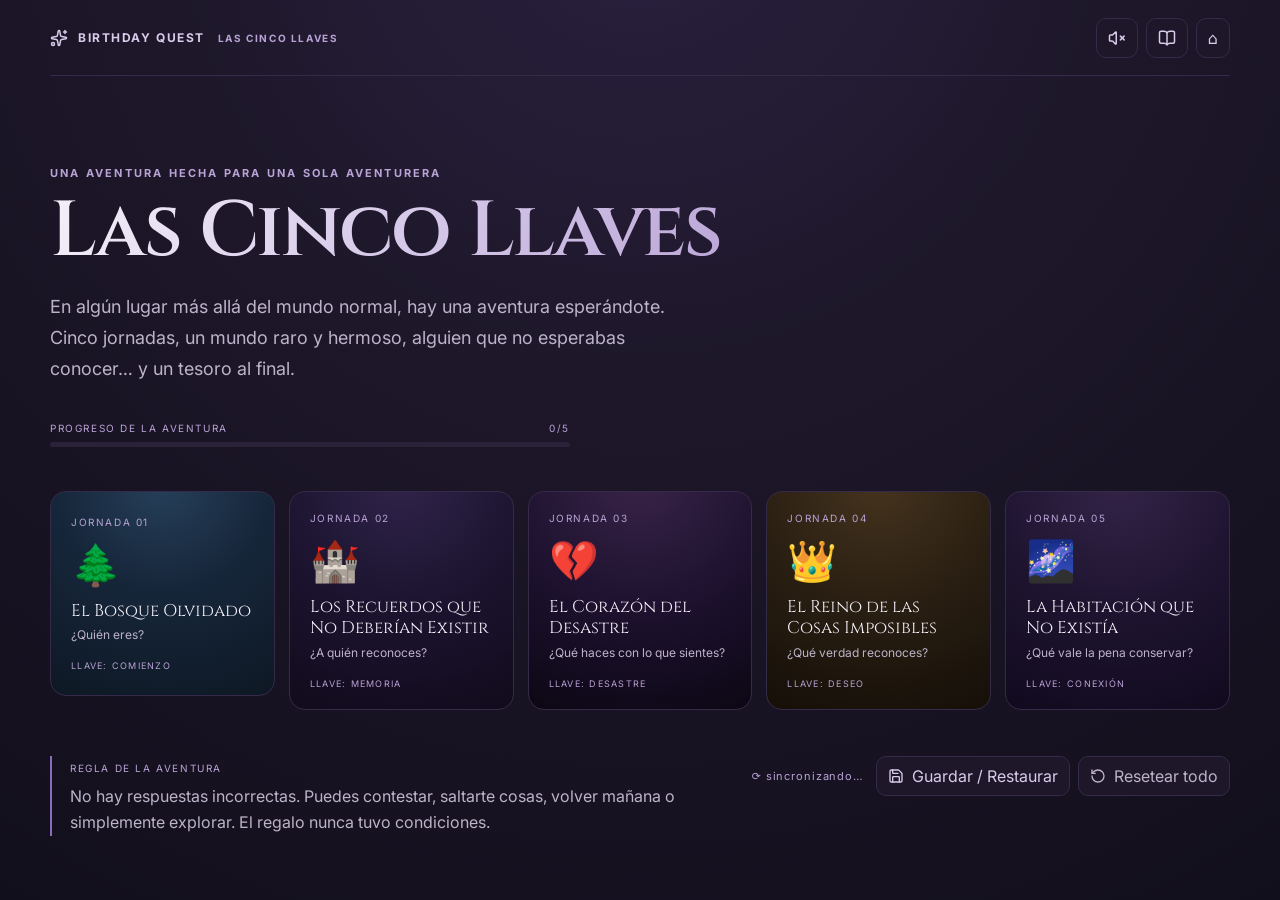
<file: index.html>
<!doctype html>
<html lang="en">
  <head>
    <meta charset="UTF-8" />
    <meta name="viewport" content="width=device-width, initial-scale=1.0" />
    <meta name="theme-color" content="#090b12" />
    <title>Birthday Quest — The Seven Keys</title>
    <script type="module" crossorigin src="./assets/index-DlwfXxGL.js"></script>
    <link rel="stylesheet" crossorigin href="./assets/index-C--IbqFR.css">
  </head>
  <body>
    <div id="root"></div>
  </body>
</html>
</file>
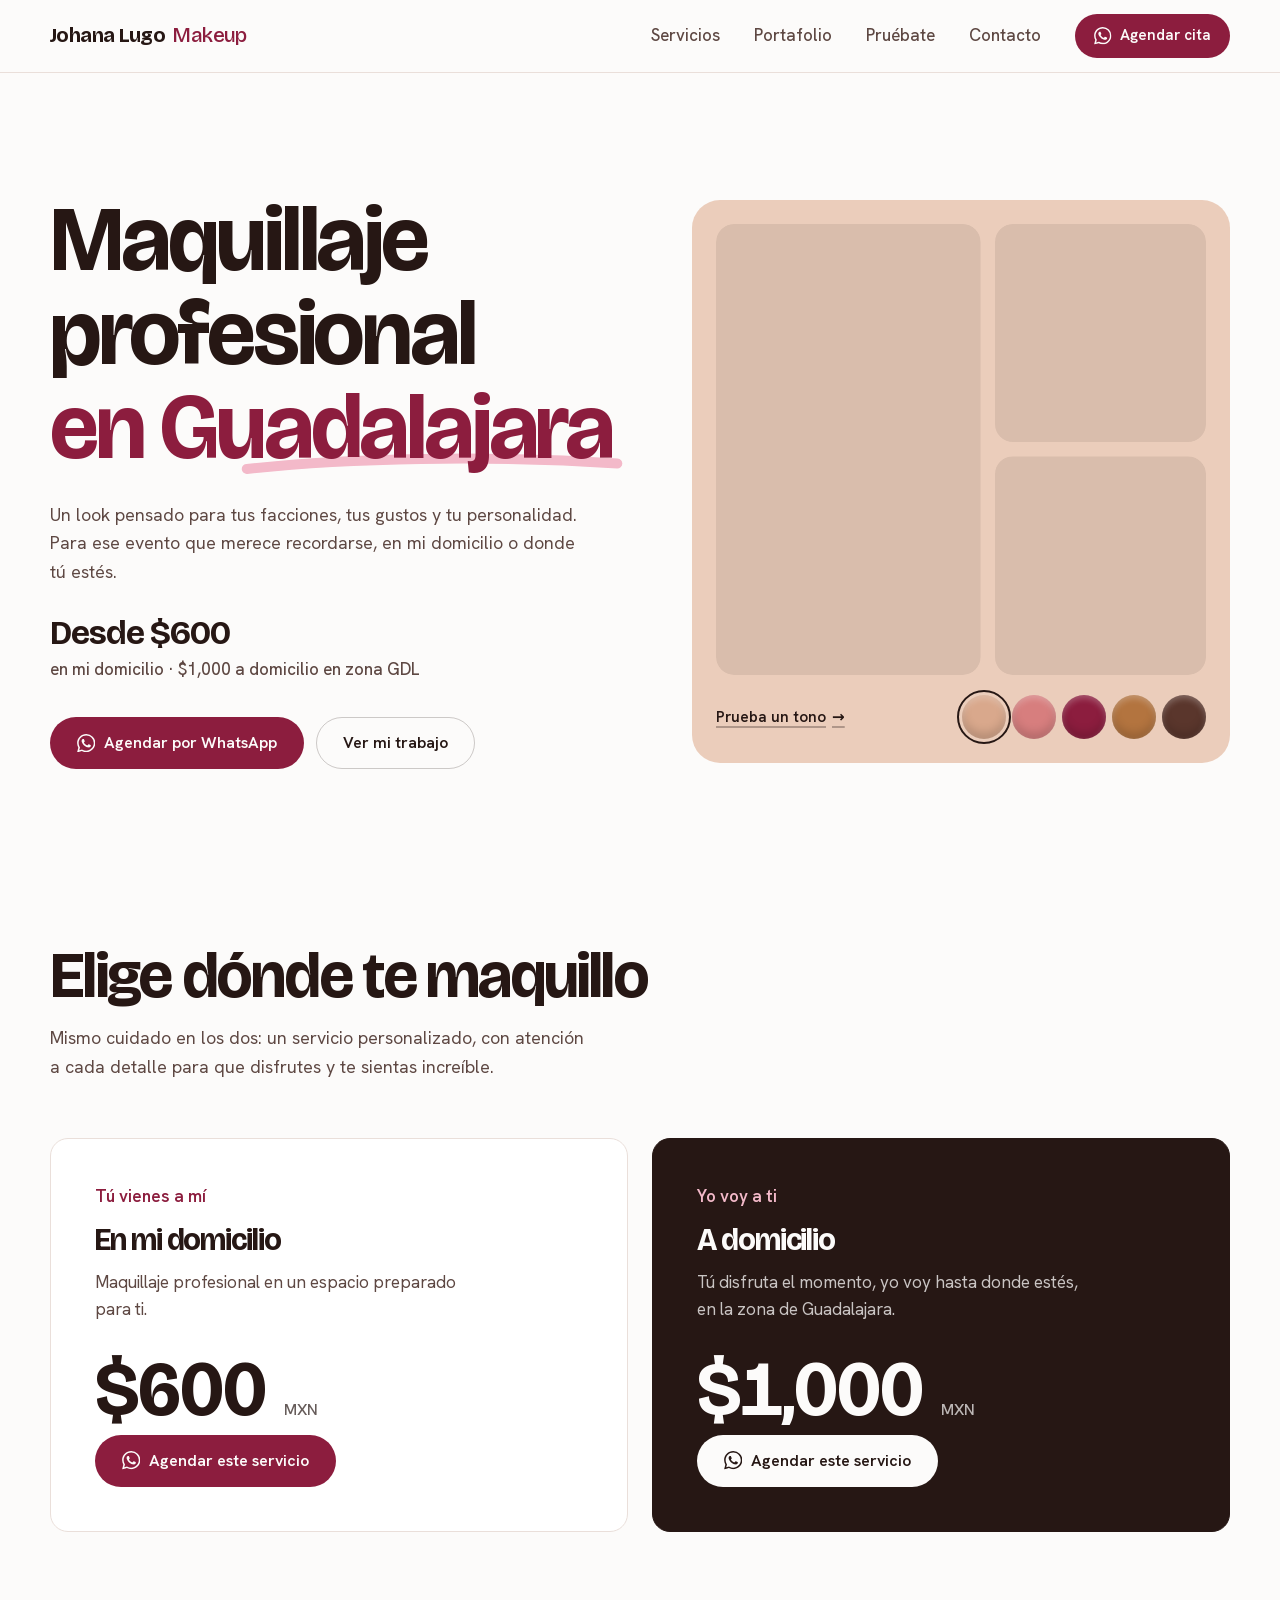
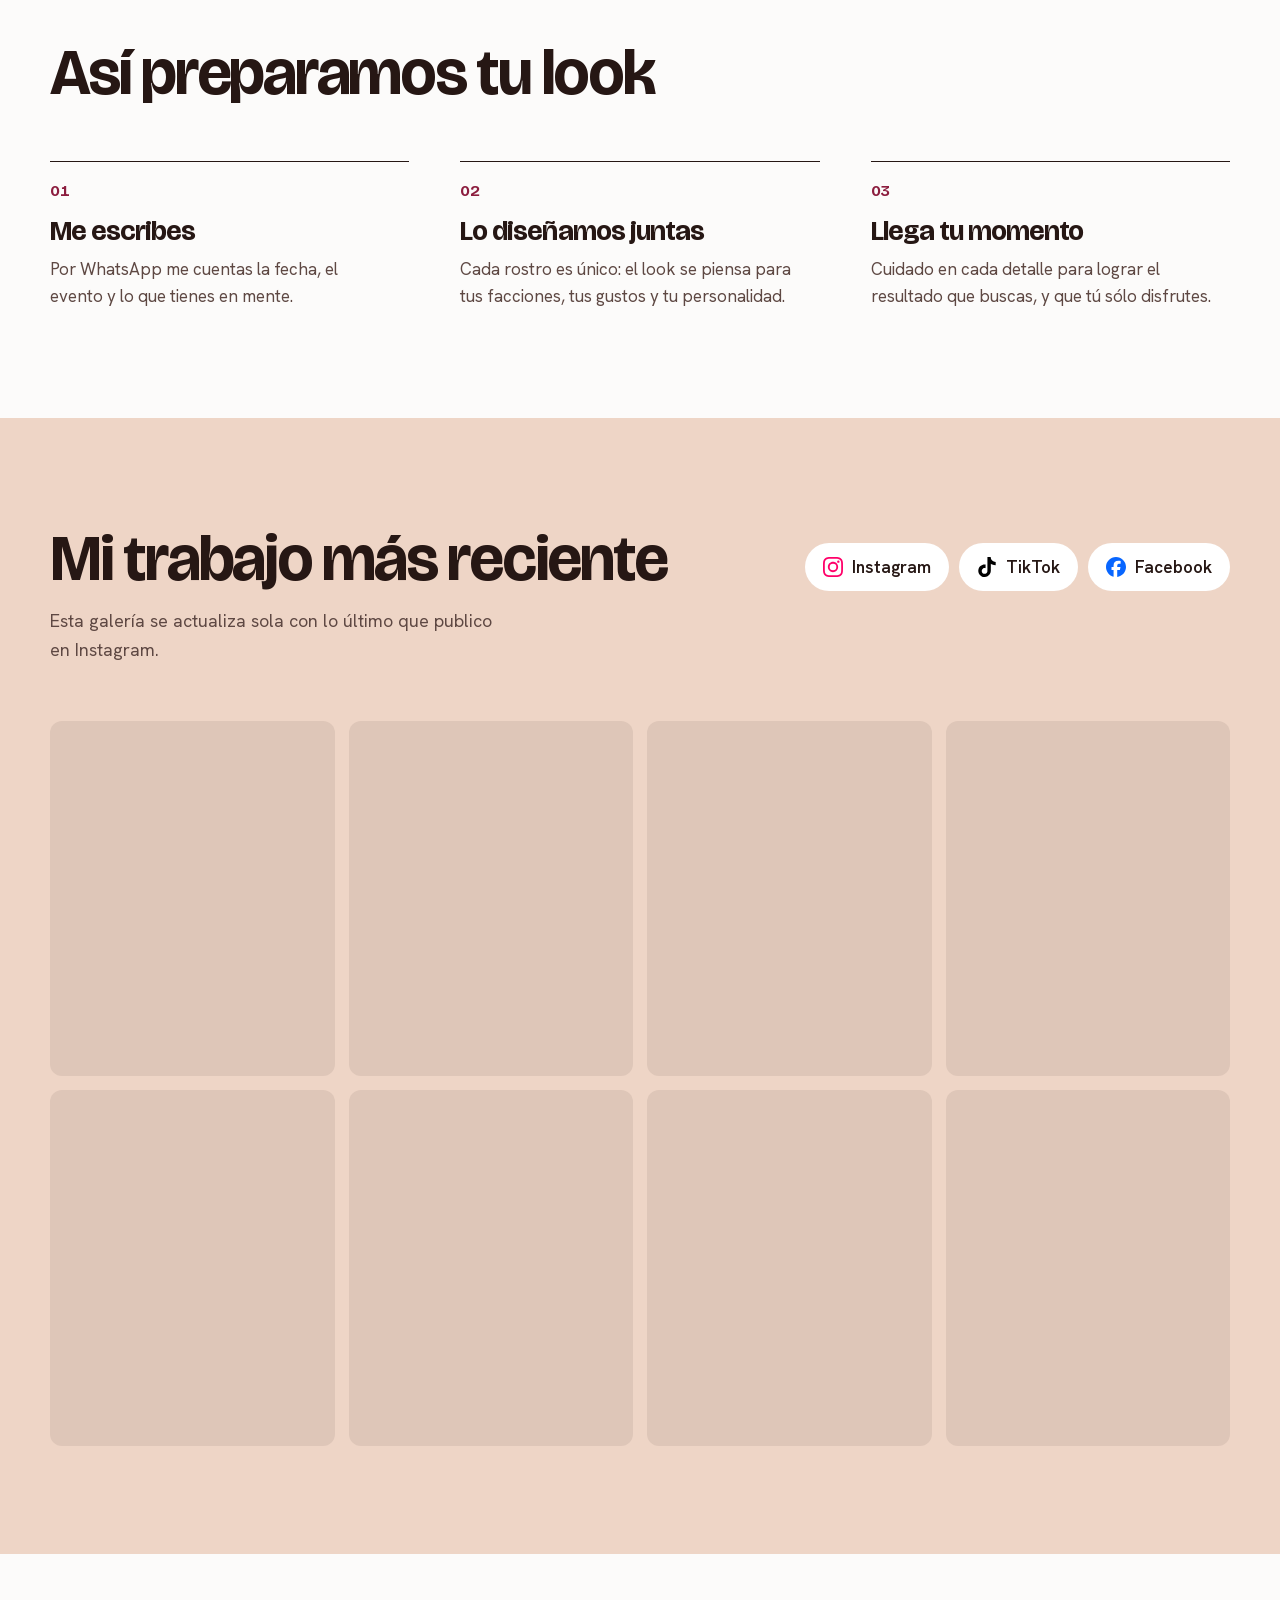
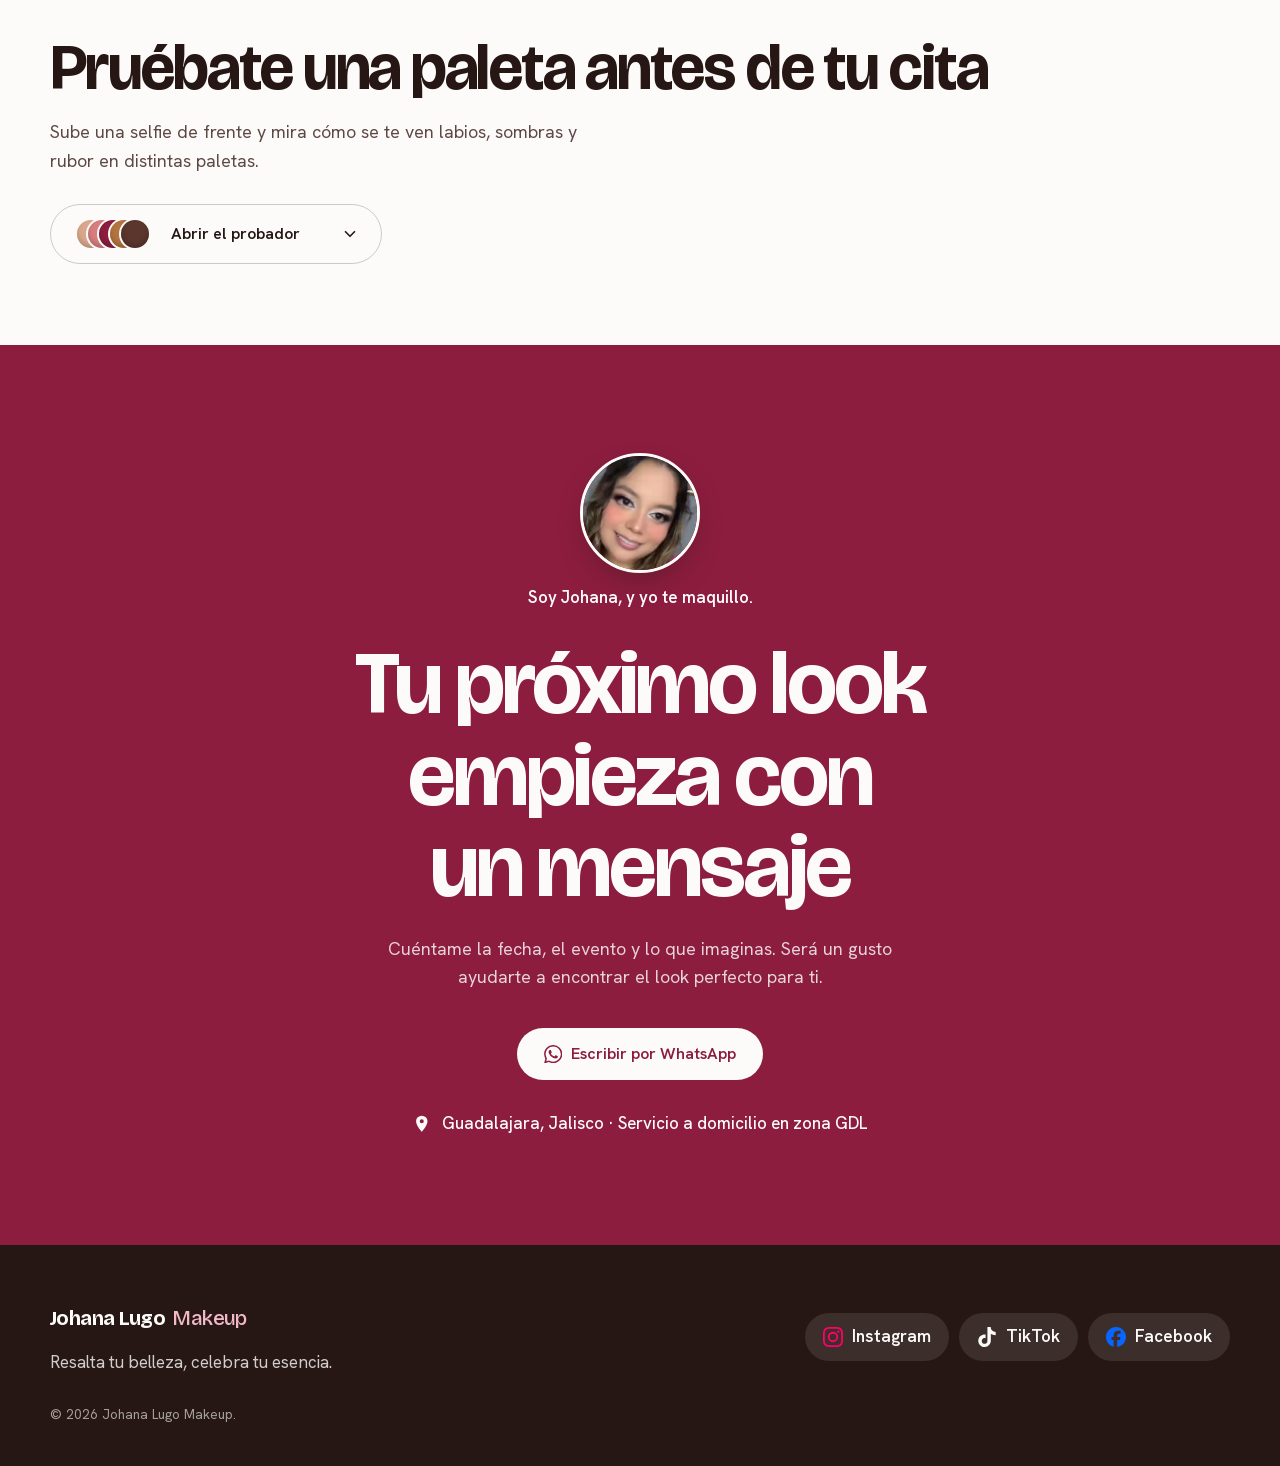
<file: maquillaje/index.html>
<!DOCTYPE html>
<html lang="es-MX">
<head>
  <meta charset="UTF-8">
  <meta name="viewport" content="width=device-width, initial-scale=1, viewport-fit=cover">
  <title>Johana Lugo Makeup · Maquillaje profesional en Guadalajara</title>
  <meta name="description" content="Maquillaje profesional en Guadalajara para tus eventos especiales. $600 en mi domicilio o $1,000 a domicilio en zona GDL. Agenda por WhatsApp.">
  <meta name="theme-color" content="#FCFBFA">
  <meta name="color-scheme" content="light">

  <!-- Compartir (WhatsApp, Facebook, Instagram) -->
  <meta property="og:type" content="website">
  <meta property="og:locale" content="es_MX">
  <meta property="og:title" content="Johana Lugo Makeup · Maquillaje profesional en Guadalajara">
  <meta property="og:description" content="Un look pensado para ti. $600 en mi domicilio o $1,000 a domicilio en zona GDL.">
  <meta property="og:image" content="share.jpg">
  <meta name="twitter:card" content="summary_large_image">

  <link rel="icon" href="data:image/svg+xml,%3Csvg xmlns='http://www.w3.org/2000/svg' viewBox='0 0 64 64'%3E%3Crect width='64' height='64' rx='16' fill='%238C1D3E'/%3E%3Ctext x='50%25' y='54%25' dominant-baseline='middle' text-anchor='middle' font-family='Georgia,serif' font-size='40' fill='%23FCFBFA'%3EJ%3C/text%3E%3C/svg%3E">

  <link rel="preload" href="fonts/bricolage-grotesque.woff2" as="font" type="font/woff2" crossorigin>
  <link rel="preload" href="fonts/hanken-grotesk.woff2" as="font" type="font/woff2" crossorigin>
  <link rel="preconnect" href="https://cdn.fouita.com" crossorigin>
  <link rel="preconnect" href="https://imgin.fouita.com" crossorigin>

  <style>
    /* ----------------------------------------------------------------
       Fuentes alojadas en el propio sitio (OFL). Sólo el subconjunto
       latino: cubre acentos, ñ, ¿ y ¡.
       ---------------------------------------------------------------- */
    @font-face {
      font-family: "Bricolage Grotesque";
      src: url("fonts/bricolage-grotesque.woff2") format("woff2");
      font-weight: 400 800; font-stretch: 75% 100%; font-display: swap;
      unicode-range: U+0000-00FF, U+0131, U+0152-0153, U+02BB-02BC, U+02C6, U+02DA, U+02DC, U+0304, U+0308, U+0329, U+2000-206F, U+20AC, U+2122, U+2191, U+2193, U+2212, U+2215, U+FEFF, U+FFFD;
    }
    @font-face {
      font-family: "Hanken Grotesk";
      src: url("fonts/hanken-grotesk.woff2") format("woff2");
      font-weight: 400 700; font-display: swap;
      unicode-range: U+0000-00FF, U+0131, U+0152-0153, U+02BB-02BC, U+02C6, U+02DA, U+02DC, U+0304, U+0308, U+0329, U+2000-206F, U+20AC, U+2122, U+2191, U+2193, U+2212, U+2215, U+FEFF, U+FFFD;
    }

    /* ----------------------------------------------------------------
       Sistema. Paleta del tocador: blanco limpio, tinta cacao, berry
       como acento y campo, nude como segundo campo.
       ---------------------------------------------------------------- */
    :root {
      --ground: #FCFBFA;
      --ink: #261714;
      --ink-2: #5E4843;        /* texto secundario: 8.2:1 sobre blanco */
      --berry: #8C1D3E;
      --berry-ink: #6E142F;    /* berry al presionar */
      --nude: #EED5C6;
      --line: #EADFDA;
      --tone: #EBCDBB;         /* lo cambia la paleta del hero */

      --display: "Bricolage Grotesque", "Hanken Grotesk", system-ui, sans-serif;
      --text: "Hanken Grotesk", system-ui, -apple-system, "Segoe UI", sans-serif;

      --r: 18px;
      --r-sm: 12px;
      --wrap: min(1180px, calc(100% - clamp(40px, 8vw, 96px)));

      /* Curvas con fuerza (Emil Kowalski): nada de ease-in en UI */
      --ease-out: cubic-bezier(0.23, 1, 0.32, 1);
      --ease-in-out: cubic-bezier(0.77, 0, 0.175, 1);
    }

    *, *::before, *::after { box-sizing: border-box; }
    * { margin: 0; }
    html { scroll-behavior: smooth; scroll-padding-top: 88px; -webkit-text-size-adjust: 100%; }
    body {
      background: var(--ground);
      color: var(--ink);
      font: 400 17px/1.6 var(--text);
      -webkit-font-smoothing: antialiased;
      text-rendering: optimizeLegibility;
      accent-color: var(--berry);
      caret-color: var(--berry);
      scrollbar-color: var(--berry) var(--ground);
    }
    img, svg { display: block; max-width: 100%; }
    a { color: inherit; text-underline-offset: 0.2em; }
    ::selection { background: var(--berry); color: var(--ground); }
    :focus-visible { outline: 2px solid var(--berry); outline-offset: 3px; border-radius: 6px; }

    h1, h2, h3 {
      font-family: var(--display);
      font-weight: 700;
      line-height: 1.02;
      letter-spacing: -0.035em;
      text-wrap: balance;
      font-variation-settings: "opsz" 96;
    }
    h2 { font-size: clamp(2.4rem, 5vw, 4rem); }
    p { text-wrap: pretty; }

    .wrap { width: var(--wrap); margin-inline: auto; }
    .lead { font-size: clamp(1.06rem, 1.4vw, 1.2rem); color: var(--ink-2); max-width: 54ch; }

    .skip {
      position: absolute; left: 16px; top: -60px; z-index: 200;
      background: var(--ink); color: var(--ground); padding: 12px 18px; border-radius: 10px;
      font-weight: 600; text-decoration: none;
    }
    .skip:focus { top: 16px; }

    .icon { width: 1.15em; height: 1.15em; fill: currentColor; flex: none; }

    /* ---------------- Botones: un par, una forma ---------------- */
    .btn {
      display: inline-flex; align-items: center; justify-content: center; gap: 0.55em;
      min-height: 52px; padding: 0 26px; border-radius: 999px;
      font: 600 1rem/1 var(--text); text-decoration: none; cursor: pointer;
      border: 1.5px solid transparent;
      transition: background-color 180ms ease, color 180ms ease, border-color 180ms ease, transform 160ms var(--ease-out);
      -webkit-tap-highlight-color: transparent;
    }
    .btn:active { transform: scale(0.97); }
    .btn-primary { background: var(--berry); color: var(--ground); }
    .btn-primary:active { background: var(--berry-ink); }
    .btn-ghost { border-color: color-mix(in srgb, var(--ink) 22%, transparent); color: var(--ink); }
    @media (hover: hover) and (pointer: fine) {
      .btn-primary:hover { background: var(--berry-ink); }
      .btn-ghost:hover { border-color: var(--ink); }
    }

    /* ---------------- Encabezado ---------------- */
    .top {
      position: sticky; top: 0; z-index: 100;
      background: color-mix(in srgb, var(--ground) 90%, transparent);
      backdrop-filter: saturate(1.4) blur(14px);
      -webkit-backdrop-filter: saturate(1.4) blur(14px);
      border-bottom: 1px solid var(--line);
    }
    .top .wrap { min-height: 72px; display: flex; align-items: center; justify-content: space-between; gap: 24px; }
    .mark {
      font: 700 1.3rem/1 var(--display); letter-spacing: -0.03em; text-decoration: none;
      display: inline-flex; align-items: baseline; gap: 0.35em; min-height: 44px; align-items: center;
    }
    .mark span { color: var(--berry); font-weight: 500; }
    .nav { display: flex; align-items: center; gap: clamp(16px, 3vw, 34px); }
    .nav a:not(.btn) {
      font-weight: 500; color: var(--ink-2); text-decoration: none; padding: 10px 0;
      background: linear-gradient(currentColor, currentColor) 0 calc(100% - 6px) / 0 1.5px no-repeat;
      transition: background-size 220ms var(--ease-out), color 180ms ease;
    }
    @media (hover: hover) and (pointer: fine) {
      .nav a:not(.btn):hover { color: var(--ink); background-size: 100% 1.5px; }
    }
    .nav .btn { min-height: 44px; padding: 0 18px; font-size: 0.95rem; }

    /* ---------------- Hero ---------------- */
    .hero { padding: clamp(32px, 6vh, 72px) 0 clamp(32px, 5vh, 56px); }
    #servicios { padding-top: clamp(48px, 7vh, 88px); }
    .hero .wrap {
      display: grid; grid-template-columns: minmax(0, 1.05fr) minmax(0, 1fr);
      gap: clamp(32px, 6vw, 88px); align-items: center;
      min-height: min(720px, calc(100svh - 72px - 120px));
    }
    .hero h1 { font-size: clamp(3rem, 7.2vw, 6rem); margin-bottom: 26px; }
    .hero h1 em { font-style: normal; color: var(--berry); white-space: nowrap; }
    .hero .lead { margin-bottom: 30px; }
    .fact {
      display: flex; flex-wrap: wrap; align-items: baseline; gap: 6px 18px;
      margin-bottom: 34px; color: var(--ink-2); font-weight: 500;
    }
    .fact strong { font: 700 clamp(1.7rem, 2.6vw, 2.1rem)/1 var(--display); color: var(--ink); letter-spacing: -0.03em; }
    .actions { display: flex; flex-wrap: wrap; gap: 12px; }

    /* El tocador: campo de color + fotos reales de Instagram + paleta */
    .vanity {
      position: relative; border-radius: calc(var(--r) + 10px);
      background: var(--tone); padding: clamp(16px, 2.2vw, 24px);
      transition: background-color 420ms var(--ease-in-out);
    }
    .shots {
      display: grid; grid-template-columns: 1.25fr 1fr; grid-template-rows: 1fr 1fr;
      gap: clamp(10px, 1.4vw, 14px); aspect-ratio: 5 / 4.6;
    }
    .shot {
      position: relative; overflow: hidden; border-radius: var(--r);
      background: color-mix(in srgb, var(--ink) 9%, var(--tone));
      transition: background-color 420ms var(--ease-in-out);
    }
    .shot:first-child { grid-row: 1 / span 2; }
    .shot img {
      width: 100%; height: 100%; object-fit: cover; opacity: 0;
      transition: opacity 360ms ease, transform 420ms var(--ease-out);
    }
    .shot img.is-in { opacity: 1; }
    @media (hover: hover) and (pointer: fine) { .shot:hover img.is-in { transform: scale(1.03); } }
    .shot a { position: absolute; inset: 0; border-radius: inherit; }

    /* Si Instagram no carga, el tocador no se queda vacío */
    .vanity-fallback {
      display: none; aspect-ratio: 5 / 4.6; border-radius: var(--r);
      background: color-mix(in srgb, var(--ink) 9%, var(--tone));
      place-content: center; text-align: center; padding: 32px; gap: 16px;
    }
    .vanity-fallback p { font: 700 clamp(1.6rem, 3vw, 2.4rem)/1.05 var(--display); letter-spacing: -0.03em; }
    .vanity.is-offline .shots { display: none; }
    .vanity.is-offline .vanity-fallback { display: grid; justify-items: center; }

    .palette { display: flex; align-items: center; justify-content: space-between; gap: 12px; margin-top: clamp(14px, 2vw, 20px); }
    .palette-label {
      font-weight: 600; font-size: 0.95rem; color: var(--ink); text-decoration: underline; text-decoration-thickness: 1.5px;
      text-underline-offset: 4px; text-decoration-color: color-mix(in srgb, var(--ink) 30%, transparent);
      display: inline-flex; align-items: center; gap: 6px; min-height: 44px; -webkit-tap-highlight-color: transparent;
      transition: text-decoration-color 180ms ease, color 180ms ease;
    }
    .palette-label span { display: inline-block; transition: transform 220ms var(--ease-out); }
    @media (hover: hover) and (pointer: fine) {
      .palette-label:hover { color: var(--berry); text-decoration-color: currentColor; }
      .palette-label:hover span { transform: translateX(3px); }
    }
    .palette-label:focus-visible { outline: 2px solid var(--berry); outline-offset: 4px; border-radius: 4px; }
    .pans { display: flex; gap: 6px; }
    .pan {
      width: 44px; height: 44px; border-radius: 50%; border: 0; padding: 0; cursor: pointer;
      background: var(--pan); position: relative;
      box-shadow: inset 0 -6px 10px rgba(0, 0, 0, 0.16), inset 0 3px 6px rgba(255, 255, 255, 0.28);
      transition: transform 160ms var(--ease-out);
      -webkit-tap-highlight-color: transparent;
    }
    .pan::after {
      content: ""; position: absolute; inset: -5px; border-radius: 50%;
      border: 2px solid var(--ink); opacity: 0; transform: scale(0.9);
      transition: opacity 180ms ease, transform 200ms var(--ease-out);
    }
    .pan[aria-pressed="true"]::after { opacity: 1; transform: none; }
    .pan:active { transform: scale(0.94); }

    /* ---------------- Servicios ---------------- */
    .section { padding: clamp(80px, 12vh, 140px) 0; }
    .head { display: grid; gap: 16px; margin-bottom: clamp(36px, 5vw, 56px); max-width: 760px; }
    .services { display: grid; grid-template-columns: repeat(2, minmax(0, 1fr)); gap: clamp(14px, 2vw, 24px); }
    .service {
      display: grid; grid-template-rows: auto auto 1fr auto; gap: 14px;
      padding: clamp(28px, 4vw, 44px); border-radius: var(--r);
      border: 1px solid var(--line); background: #FFFFFF;
    }
    .service:nth-child(2) { background: var(--ink); color: var(--ground); border-color: var(--ink); }
    .service h3 { font-size: clamp(1.6rem, 2.4vw, 2rem); }
    .service .who { font-weight: 600; color: var(--berry); }
    .service:nth-child(2) .who { color: #F3B9C9; }
    .service p { color: var(--ink-2); max-width: 40ch; }
    .service:nth-child(2) p { color: color-mix(in srgb, var(--ground) 76%, var(--ink)); }
    .service p.price { color: inherit; } /* el precio va en el color pleno de la tarjeta */
    .price {
      font: 700 clamp(3.4rem, 6vw, 5rem)/0.9 var(--display); letter-spacing: -0.04em;
      font-variant-numeric: tabular-nums; margin-top: 18px;
    }
    .price small { font: 500 1rem/1 var(--text); letter-spacing: 0; margin-left: 6px; opacity: 0.7; }
    .service .btn { justify-self: start; margin-top: 10px; }
    .service:nth-child(2) .btn-primary { background: var(--ground); color: var(--ink); }
    @media (hover: hover) and (pointer: fine) {
      .service:nth-child(2) .btn-primary:hover { background: var(--nude); }
    }

    /* ---------------- Proceso ---------------- */
    .steps { display: grid; grid-template-columns: repeat(3, minmax(0, 1fr)); gap: clamp(24px, 4vw, 56px); list-style: none; padding: 0; counter-reset: s; }
    .steps li { border-top: 1.5px solid var(--ink); padding-top: 22px; counter-increment: s; }
    .steps li::before {
      content: "0" counter(s); display: block; margin-bottom: 18px;
      font: 700 0.95rem/1 var(--display); color: var(--berry); font-variant-numeric: tabular-nums;
    }
    .steps h3 { font-size: clamp(1.45rem, 2.2vw, 1.8rem); margin-bottom: 10px; }
    .steps p { color: var(--ink-2); max-width: 34ch; }

    /* ---------------- Portafolio ---------------- */
    .work { background: var(--nude); }
    .work .head { grid-template-columns: 1fr auto; align-items: end; max-width: none; column-gap: 40px; }
    .work .head p { grid-column: 1; }
    .socials { display: flex; flex-wrap: wrap; gap: 10px; }
    .chip {
      display: inline-flex; align-items: center; gap: 9px; min-height: 48px; padding: 0 18px;
      border-radius: 999px; background: #FFFFFF; color: var(--ink); text-decoration: none; font-weight: 600;
      transition: transform 160ms var(--ease-out), box-shadow 200ms ease;
    }
    .chip:active { transform: scale(0.97); }
    @media (hover: hover) and (pointer: fine) {
      .chip:hover { transform: translateY(-2px); box-shadow: 0 8px 20px -10px rgba(38, 23, 20, 0.35); }
    }
    .chip .icon { width: 20px; height: 20px; }
    .i-ig { fill: #FF0069; } .i-tt { fill: #000000; } .i-fb { fill: #0866FF; }

    /* El widget de Fouita sólo es la fuente: trae solo las publicaciones
       nuevas. Lo cargamos fuera de la vista y pintamos nuestra propia
       cuadrícula pareja con sus fotos y enlaces. */
    .feed { position: relative; }
    .feed-source {
      position: absolute; left: 0; top: 0; width: 100%; height: 1px;
      overflow: hidden; clip-path: inset(50%); pointer-events: none;
    }
    .grid { display: grid; grid-template-columns: repeat(4, minmax(0, 1fr)); gap: clamp(8px, 1.2vw, 14px); list-style: none; padding: 0; }
    .grid:empty { display: none; }
    .tile { display: block; position: relative; aspect-ratio: 4 / 5; overflow: hidden; border-radius: var(--r-sm); background: color-mix(in srgb, var(--ink) 8%, var(--nude)); }
    .tile img { width: 100%; height: 100%; object-fit: cover; opacity: 0; transition: opacity 320ms ease, transform 420ms var(--ease-out); }
    .tile img.is-in { opacity: 1; }
    @media (hover: hover) and (pointer: fine) { .tile:hover img.is-in { transform: scale(1.03); } }
    /* Mientras carga: el espacio ya reservado, sin saltos */
    .feed-wait { display: grid; grid-template-columns: repeat(4, minmax(0, 1fr)); gap: clamp(8px, 1.2vw, 14px); }
    .feed-wait span { aspect-ratio: 4 / 5; border-radius: var(--r-sm); background: color-mix(in srgb, var(--ink) 8%, var(--nude)); }
    .feed.is-ready .feed-wait, .feed.is-offline .feed-wait { display: none; }
    .feed-fallback { display: none; padding: 48px 0; font-size: 1.1rem; color: var(--ink-2); }
    .feed.is-offline .feed-fallback { display: block; }

    /* ---------------- Probador de paletas ---------------- */
    .sr-only { position: absolute; width: 1px; height: 1px; overflow: hidden; clip: rect(0 0 0 0); white-space: nowrap; }
    .try { display: grid; grid-template-columns: minmax(0, 1fr) minmax(0, 1.05fr); gap: clamp(32px, 6vw, 88px); align-items: center; }
    .try-section { padding-block: clamp(64px, 9vh, 104px); }
    .try-private { font-size: 1.05rem; color: var(--ink-2); margin-bottom: 28px; max-width: 40ch; }

    /* Cabecera siempre visible + botón que abre/cierra el probador */
    .try-head { display: flex; align-items: flex-end; justify-content: space-between; flex-wrap: wrap; gap: 28px 48px; }
    .try-head .lead { margin-top: 18px; }
    .try-toggle {
      display: inline-flex; align-items: center; gap: 16px; min-height: 60px; padding: 0 22px 0 16px; border-radius: 999px;
      border: 1.5px solid color-mix(in srgb, var(--ink) 22%, transparent); background: transparent; color: var(--ink);
      font: 600 1rem/1 var(--text); cursor: pointer; -webkit-tap-highlight-color: transparent;
      transition: border-color 180ms ease, background-color 220ms ease, transform 160ms var(--ease-out);
    }
    .try-toggle:active { transform: scale(0.97); }
    .try-toggle[aria-expanded="true"] { background: var(--nude); border-color: transparent; }
    @media (hover: hover) and (pointer: fine) { .try-toggle:hover { border-color: var(--ink); } }
    /* Cinco godetes encimados que se abren en abanico */
    .try-fan { position: relative; width: 72px; height: 28px; flex: none; margin-inline: 10px 6px; }
    .try-fan i {
      position: absolute; top: 0; left: calc(var(--n) * 11px); width: 28px; height: 28px; border-radius: 50%;
      background: var(--c); box-shadow: 0 0 0 2px var(--ground), inset 0 -3px 5px rgba(0,0,0,.18);
      transform-origin: 50% 140%; transition: transform 460ms var(--ease-out), box-shadow 220ms ease;
      transition-delay: calc(var(--n) * 28ms);
    }
    .try-toggle[aria-expanded="true"] .try-fan i { box-shadow: 0 0 0 2px var(--nude), inset 0 -3px 5px rgba(0,0,0,.18); transform: rotate(calc((var(--n) - 2) * 15deg)) translateY(-3px); }
    @media (hover: hover) and (pointer: fine) {
      .try-toggle:hover .try-fan i { transform: rotate(calc((var(--n) - 2) * 8deg)) translateY(-2px); }
      .try-toggle[aria-expanded="true"]:hover .try-fan i { transform: rotate(calc((var(--n) - 2) * 15deg)) translateY(-3px); }
    }
    .try-toggle-label { min-width: 9.6em; text-align: left; }
    .try-chev { width: 18px; height: 18px; fill: none; stroke: currentColor; stroke-width: 2.2; stroke-linecap: round; stroke-linejoin: round; transition: transform 460ms var(--ease-out); }
    .try-toggle[aria-expanded="true"] .try-chev { transform: rotate(180deg); }

    /* El panel se despliega (alto real con grid 0fr → 1fr); cerrar es más rápido que abrir */
    .try-panel { display: grid; grid-template-rows: 0fr; transition: grid-template-rows 380ms var(--ease-in-out); }
    .try-panel-in { min-height: 0; overflow: hidden; padding-inline: 8px; margin-inline: -8px; }
    .try-panel .try { align-items: start; padding: clamp(36px, 5vw, 60px) 0 8px; opacity: 0; transform: translateY(-16px); transition: opacity 160ms ease, transform 380ms var(--ease-out); }
    .try-panel .try-stage { transform: rotate(-2.5deg) scale(0.94); transform-origin: 70% 0; transition: transform 380ms var(--ease-out); }
    .try-section.is-open .try-panel { grid-template-rows: 1fr; transition-duration: 700ms; }
    .try-section.is-open .try { opacity: 1; transform: none; transition: opacity 380ms ease 120ms, transform 700ms var(--ease-out) 60ms; }
    /* El tocador "aterriza" con un ligero giro coqueto */
    .try-section.is-open .try-stage { transform: none; transition: transform 900ms cubic-bezier(0.34, 1.4, 0.64, 1) 140ms; }
    @media (max-width: 640px) {
      .try-toggle { width: 100%; }
      .try-toggle-label { flex: 1; }
    }
    /* El input real es invisible; el anillo de foco se muestra en su botón */
    .actions:has(#try-file:focus-visible) label { outline: 2px solid var(--berry); outline-offset: 3px; }
    .try-status { min-height: 1.6em; margin-top: 16px; font-weight: 600; color: var(--berry); }
    .try-stage { border-radius: calc(var(--r) + 10px); background: var(--nude); padding: clamp(14px, 2vw, 20px); display: grid; gap: 14px; }
    /* Una selfie vertical no debe empujar los controles fuera de la pantalla */
    .try-stage canvas {
      width: 100%; height: auto; max-height: min(68vh, 640px); object-fit: contain;
      border-radius: var(--r); display: none; background: color-mix(in srgb, var(--ink) 8%, var(--nude));
    }
    .try-empty {
      aspect-ratio: 4 / 5; border-radius: var(--r); display: grid; place-content: center; text-align: center; gap: 8px; padding: 24px;
      background: color-mix(in srgb, var(--ink) 7%, var(--nude)); border: 1.5px dashed color-mix(in srgb, var(--ink) 25%, transparent);
    }
    .try-empty p { font: 700 clamp(1.4rem, 2.6vw, 1.9rem)/1.1 var(--display); letter-spacing: -0.03em; }
    .try-empty span { color: var(--ink-2); }
    .try-stage[data-state="ready"] canvas { display: block; }
    .try-stage[data-state="ready"] .try-empty, .try-stage[data-state="busy"] .try-empty { display: none; }
    .try-stage[data-state="busy"] canvas { display: block; opacity: 0.55; }
    .try-bar, .try-palettes, .try-book { display: none; }
    .try-stage[data-state="ready"] .try-bar { display: flex; }
    .try-stage[data-state="ready"] .try-palettes { display: flex; }
    .try-stage[data-state="ready"] .try-book { display: inline-flex; justify-self: start; }
    .try-bar { align-items: center; justify-content: space-between; gap: 12px; }
    .try-now { display: flex; align-items: center; gap: 12px; }
    .try-name { font: 700 1.35rem/1 var(--display); letter-spacing: -0.03em; min-width: 7ch; }
    .try-swatches { display: flex; gap: 4px; }
    .try-swatches i { width: 18px; height: 18px; border-radius: 50%; background: var(--c); box-shadow: inset 0 -3px 5px rgba(0,0,0,.18); }
    .try-ctrls { display: flex; gap: 6px; }
    .try-btn {
      width: 44px; height: 44px; border-radius: 50%; border: 0; background: #FFFFFF; color: var(--ink);
      font: 700 1rem/1 var(--text); cursor: pointer; transition: transform 160ms var(--ease-out);
    }
    .try-btn:active { transform: scale(0.94); }
    .try-palettes { flex-wrap: wrap; gap: 6px; }
    .try-palettes button {
      width: 44px; height: 44px; border-radius: 50%; border: 0; padding: 0; cursor: pointer; position: relative;
      background: conic-gradient(var(--l) 0 33%, var(--s) 0 66%, var(--b) 0);
      transition: transform 160ms var(--ease-out);
    }
    .try-palettes button:active { transform: scale(0.94); }
    .try-palettes button::after {
      content: ""; position: absolute; inset: -4px; border-radius: 50%; border: 2px solid var(--ink);
      opacity: 0; transition: opacity 180ms ease;
    }
    .try-palettes button[aria-pressed="true"]::after { opacity: 1; }

    /* ---------------- Cierre ---------------- */
    .close { background: var(--berry); color: var(--ground); text-align: center; }
    .me { display: flex; flex-direction: column; align-items: center; gap: 14px; margin: 0 auto 30px; }
    .me img {
      width: 120px; height: 120px; border-radius: 50%; object-fit: cover;
      border: 3px solid var(--ground);
      box-shadow: 0 12px 30px -12px rgba(38, 23, 20, 0.55);
    }
    .me figcaption { font: 600 1.05rem/1.3 var(--text); }
    .close h2 { font-size: clamp(2.8rem, 7vw, 6rem); max-width: 14ch; margin: 0 auto 22px; }
    .close .lead { color: color-mix(in srgb, var(--ground) 82%, var(--berry)); margin: 0 auto 36px; }
    .close .btn-primary { background: var(--ground); color: var(--berry); }
    @media (hover: hover) and (pointer: fine) { .close .btn-primary:hover { background: var(--nude); } }
    .where { display: flex; align-items: center; justify-content: center; gap: 10px; margin-top: 30px; font-weight: 500; }

    /* ---------------- Pie ---------------- */
    footer { background: var(--ink); color: color-mix(in srgb, var(--ground) 80%, var(--ink)); padding: 52px 0 40px; }
    footer .wrap { display: grid; grid-template-columns: 1fr auto; gap: 28px; align-items: center; }
    footer .mark { color: var(--ground); }
    footer .mark span { color: #F3B9C9; }
    footer .socials .chip { background: color-mix(in srgb, var(--ground) 10%, var(--ink)); color: var(--ground); }
    footer .i-tt { fill: var(--ground); }
    footer small { grid-column: 1 / -1; font-size: 0.85rem; opacity: 0.75; }

    /* ---------------- Barra de acción en celular ---------------- */
    .dock { display: none; }

    /* ================================================================
       MOVIMIENTO — pocos momentos, bien hechos (sólo transform,
       opacity y clip-path, que corren fluidos hasta en celular).
       ================================================================ */
    @keyframes rise { from { opacity: 0; transform: translateY(10px); } }
    @keyframes settle { from { opacity: 0; transform: scale(0.97); } }
    @keyframes word { from { transform: translateY(108%); } }
    @keyframes curtain { from { clip-path: inset(100% 0 0 0 round var(--r)); } to { clip-path: inset(0 0 0 0 round var(--r)); } }
    @keyframes pop { from { opacity: 0; transform: scale(0.9); } }
    @keyframes stroke { to { clip-path: inset(0 0 0 0); } }
    @keyframes tile { from { clip-path: inset(0 0 100% 0); transform: scale(1.06); } to { clip-path: inset(0 0 0 0); } }

    /* 1 · Entrada del hero, una sola vez al cargar */
    [data-enter] > * { animation: rise 600ms var(--ease-out) both; }
    [data-enter] > .vanity { animation: settle 800ms var(--ease-out) 120ms both; }
    /* El título sube palabra por palabra desde una máscara */
    .rise .w { display: inline-block; overflow: clip; vertical-align: top; padding: 0 0.04em 0.16em; margin: 0 -0.04em -0.16em; }
    .rise .w > span { display: inline-block; animation: word 900ms var(--ease-out) both; animation-delay: calc(80ms + var(--i) * 75ms); }
    [data-enter] > :first-child { animation-name: none; } /* el título ya entra solo; el resto del bloque, abajo */
    .hero .lead, .hero .fact, .hero .actions { animation: rise 600ms var(--ease-out) both; }
    .hero .lead { animation-delay: 420ms; } .hero .fact { animation-delay: 500ms; } .hero .actions { animation-delay: 580ms; }
    /* Un brochazo de labial bajo "Guadalajara" */
    .hero h1 em { position: relative; display: inline-block; }
    .swipe {
      position: absolute; left: 34%; right: -2%; bottom: -0.04em; width: 68%; height: 0.3em; z-index: -1; overflow: visible;
    }
    .swipe path {
      fill: none; stroke: #F3B9C9; stroke-width: 10; stroke-linecap: round; vector-effect: non-scaling-stroke;
    }
    .swipe { clip-path: inset(0 100% 0 0); animation: stroke 900ms var(--ease-out) 900ms forwards; }
    .hero h1 { position: relative; z-index: 0; }
    /* Las fotos del tocador se abren como cortina, en cascada */
    .shot { animation: curtain 900ms var(--ease-in-out) both; animation-delay: calc(260ms + var(--k, 0) * 110ms); }
    .shot:nth-child(2) { --k: 1; } .shot:nth-child(3) { --k: 2; }
    .pan { animation: pop 420ms var(--ease-out) both; animation-delay: calc(700ms + var(--k, 0) * 45ms); }
    .pan:nth-child(2) { --k: 1; } .pan:nth-child(3) { --k: 2; } .pan:nth-child(4) { --k: 3; } .pan:nth-child(5) { --k: 4; }

    /* 2 · Cada foto de la galería se revela al cargar (no con el scroll) */
    .tile img.is-in { animation: tile 760ms var(--ease-out) both; animation-delay: calc(var(--i, 0) * 45ms); }

    /* 3 · El momento estrella: el cierre se enciende palabra por palabra
       conforme bajas. Sólo donde el navegador lo soporta; si no, se ve completo. */
    @supports (animation-timeline: view()) {
      .lit span { animation: lit linear both; animation-timeline: view(); animation-range: cover calc(14% + var(--i) * 5%) cover calc(24% + var(--i) * 5%); }
      .close .me { animation: settle linear both; animation-timeline: view(); animation-range: entry 10% cover 30%; }
      @keyframes lit { from { opacity: 0.16; } to { opacity: 1; } }
    }

    /* 4 · Detalles al pasar el cursor */
    .btn .icon { transition: transform 260ms var(--ease-out); }
    @media (hover: hover) and (pointer: fine) {
      .btn:hover .icon { transform: rotate(-12deg) scale(1.08); }
    }

    @media (prefers-reduced-motion: reduce) {
      html { scroll-behavior: auto; }
      *, *::before, *::after { animation-duration: 1ms !important; animation-delay: 0ms !important; transition-duration: 1ms !important; }
      .lit span, .close .me { animation: none !important; opacity: 1 !important; transform: none !important; }
      .swipe { clip-path: none; }
    }

    /* ---------------- Responsivo ---------------- */
    @media (max-width: 980px) {
      .hero .wrap { grid-template-columns: 1fr; min-height: 0; }
      .vanity { max-width: 620px; }
      .steps { grid-template-columns: 1fr; gap: 28px; }
      .work .head { grid-template-columns: 1fr; }
      .grid, .feed-wait { grid-template-columns: repeat(3, minmax(0, 1fr)); }
      .try { grid-template-columns: 1fr; }
      .try-stage { max-width: 620px; }
    }
    @media (max-width: 720px) {
      body { font-size: 16px; padding-bottom: calc(76px + env(safe-area-inset-bottom)); }
      .nav a:not(.btn), .nav .btn { display: none; }
      .services { grid-template-columns: 1fr; }
      .grid, .feed-wait { grid-template-columns: repeat(2, minmax(0, 1fr)); }
      .actions .btn, .service .btn, .close .btn { width: 100%; }
      .palette { flex-direction: column; align-items: flex-start; }
      footer .wrap { grid-template-columns: 1fr; }
      /* Aparece sólo cuando el botón del hero ya salió de la pantalla.
         Al ocultarse también sale del orden de tabulación (visibility). */
      .dock {
        display: block; position: fixed; inset: auto 0 0 0; z-index: 120;
        padding: 12px 16px calc(12px + env(safe-area-inset-bottom));
        background: color-mix(in srgb, var(--ground) 92%, transparent);
        backdrop-filter: blur(14px); -webkit-backdrop-filter: blur(14px);
        border-top: 1px solid var(--line);
        transform: translateY(105%); visibility: hidden;
        transition: transform 240ms var(--ease-out), visibility 0s linear 240ms;
      }
      .dock.is-shown { transform: none; visibility: visible; transition: transform 240ms var(--ease-out), visibility 0s; }
      .dock .btn { width: 100%; }
    }
  </style>
</head>

<body>
  <svg width="0" height="0" style="position:absolute" aria-hidden="true">
    <!-- Íconos de Simple Icons (CC0) -->
    <symbol id="i-wa" viewBox="0 0 24 24"><path d="M17.472 14.382c-.297-.149-1.758-.867-2.03-.967-.273-.099-.471-.148-.67.15-.197.297-.767.966-.94 1.164-.173.199-.347.223-.644.075-.297-.15-1.255-.463-2.39-1.475-.883-.788-1.48-1.761-1.653-2.059-.173-.297-.018-.458.13-.606.134-.133.298-.347.446-.52.149-.174.198-.298.298-.497.099-.198.05-.371-.025-.52-.075-.149-.669-1.612-.916-2.207-.242-.579-.487-.5-.669-.51-.173-.008-.371-.01-.57-.01-.198 0-.52.074-.792.372-.272.297-1.04 1.016-1.04 2.479 0 1.462 1.065 2.875 1.213 3.074.149.198 2.096 3.2 5.077 4.487.709.306 1.262.489 1.694.625.712.227 1.36.195 1.871.118.571-.085 1.758-.719 2.006-1.413.248-.694.248-1.289.173-1.413-.074-.124-.272-.198-.57-.347m-5.421 7.403h-.004a9.87 9.87 0 01-5.031-1.378l-.361-.214-3.741.982.998-3.648-.235-.374a9.86 9.86 0 01-1.51-5.26c.001-5.45 4.436-9.884 9.888-9.884 2.64 0 5.122 1.03 6.988 2.898a9.825 9.825 0 012.893 6.994c-.003 5.45-4.437 9.884-9.885 9.884m8.413-18.297A11.815 11.815 0 0012.05 0C5.495 0 .16 5.335.157 11.892c0 2.096.547 4.142 1.588 5.945L.057 24l6.305-1.654a11.882 11.882 0 005.683 1.448h.005c6.554 0 11.89-5.335 11.893-11.893a11.821 11.821 0 00-3.48-8.413Z"/></symbol>
    <symbol id="i-ig" viewBox="0 0 24 24"><path d="M7.0301.084c-1.2768.0602-2.1487.264-2.911.5634-.7888.3075-1.4575.72-2.1228 1.3877-.6652.6677-1.075 1.3368-1.3802 2.127-.2954.7638-.4956 1.6365-.552 2.914-.0564 1.2775-.0689 1.6882-.0626 4.947.0062 3.2586.0206 3.6671.0825 4.9473.061 1.2765.264 2.1482.5635 2.9107.308.7889.72 1.4573 1.388 2.1228.6679.6655 1.3365 1.0743 2.1285 1.38.7632.295 1.6361.4961 2.9134.552 1.2773.056 1.6884.069 4.9462.0627 3.2578-.0062 3.668-.0207 4.9478-.0814 1.28-.0607 2.147-.2652 2.9098-.5633.7889-.3086 1.4578-.72 2.1228-1.3881.665-.6682 1.0745-1.3378 1.3795-2.1284.2957-.7632.4966-1.636.552-2.9124.056-1.2809.0692-1.6898.063-4.948-.0063-3.2583-.021-3.6668-.0817-4.9465-.0607-1.2797-.264-2.1487-.5633-2.9117-.3084-.7889-.72-1.4568-1.3876-2.1228C21.2982 1.33 20.628.9208 19.8378.6165 19.074.321 18.2017.1197 16.9244.0645 15.6471.0093 15.236-.005 11.977.0014 8.718.0076 8.31.0215 7.0301.0839m.1402 21.6932c-1.17-.0509-1.8053-.2453-2.2287-.408-.5606-.216-.96-.4771-1.3819-.895-.422-.4178-.6811-.8186-.9-1.378-.1644-.4234-.3624-1.058-.4171-2.228-.0595-1.2645-.072-1.6442-.079-4.848-.007-3.2037.0053-3.583.0607-4.848.05-1.169.2456-1.805.408-2.2282.216-.5613.4762-.96.895-1.3816.4188-.4217.8184-.6814 1.3783-.9003.423-.1651 1.0575-.3614 2.227-.4171 1.2655-.06 1.6447-.072 4.848-.079 3.2033-.007 3.5835.005 4.8495.0608 1.169.0508 1.8053.2445 2.228.408.5608.216.96.4754 1.3816.895.4217.4194.6816.8176.9005 1.3787.1653.4217.3617 1.056.4169 2.2263.0602 1.2655.0739 1.645.0796 4.848.0058 3.203-.0055 3.5834-.061 4.848-.051 1.17-.245 1.8055-.408 2.2294-.216.5604-.4763.96-.8954 1.3814-.419.4215-.8181.6811-1.3783.9-.4224.1649-1.0577.3617-2.2262.4174-1.2656.0595-1.6448.072-4.8493.079-3.2045.007-3.5825-.006-4.848-.0608M16.953 5.5864A1.44 1.44 0 1 0 18.39 4.144a1.44 1.44 0 0 0-1.437 1.4424M5.8385 12.012c.0067 3.4032 2.7706 6.1557 6.173 6.1493 3.4026-.0065 6.157-2.7701 6.1506-6.1733-.0065-3.4032-2.771-6.1565-6.174-6.1498-3.403.0067-6.156 2.771-6.1496 6.1738M8 12.0077a4 4 0 1 1 4.008 3.9921A3.9996 3.9996 0 0 1 8 12.0077"/></symbol>
    <symbol id="i-tt" viewBox="0 0 24 24"><path d="M12.525.02c1.31-.02 2.61-.01 3.91-.02.08 1.53.63 3.09 1.75 4.17 1.12 1.11 2.7 1.62 4.24 1.79v4.03c-1.44-.05-2.89-.35-4.2-.97-.57-.26-1.1-.59-1.62-.93-.01 2.92.01 5.84-.02 8.75-.08 1.4-.54 2.79-1.35 3.94-1.31 1.92-3.58 3.17-5.91 3.21-1.43.08-2.86-.31-4.08-1.03-2.02-1.19-3.44-3.37-3.65-5.71-.02-.5-.03-1-.01-1.49.18-1.9 1.12-3.72 2.58-4.96 1.66-1.44 3.98-2.13 6.15-1.72.02 1.48-.04 2.96-.04 4.44-.99-.32-2.15-.23-3.02.37-.63.41-1.11 1.04-1.36 1.75-.21.51-.15 1.07-.14 1.61.24 1.64 1.82 3.02 3.5 2.87 1.12-.01 2.19-.66 2.77-1.61.19-.33.4-.67.41-1.06.1-1.79.06-3.57.07-5.36.01-4.03-.01-8.05.02-12.07z"/></symbol>
    <symbol id="i-fb" viewBox="0 0 24 24"><path d="M9.101 23.691v-7.98H6.627v-3.667h2.474v-1.58c0-4.085 1.848-5.978 5.858-5.978.401 0 .955.042 1.468.103a8.68 8.68 0 0 1 1.141.195v3.325a8.623 8.623 0 0 0-.653-.036 26.805 26.805 0 0 0-.733-.009c-.707 0-1.259.096-1.675.309a1.686 1.686 0 0 0-.679.622c-.258.42-.374.995-.374 1.752v1.297h3.919l-.386 2.103-.287 1.564h-3.246v8.245C19.396 23.238 24 18.179 24 12.044c0-6.627-5.373-12-12-12s-12 5.373-12 12c0 5.628 3.874 10.35 9.101 11.647Z"/></symbol>
    <symbol id="i-pin" viewBox="0 0 24 24"><path d="M12 2a7 7 0 0 0-7 7c0 5.25 7 13 7 13s7-7.75 7-13a7 7 0 0 0-7-7Zm0 9.5A2.5 2.5 0 1 1 12 6.5a2.5 2.5 0 0 1 0 5Z"/></symbol>
  </svg>

  <a class="skip" href="#contenido">Saltar al contenido</a>

  <header class="top">
    <div class="wrap">
      <a href="#" class="mark" aria-label="Johana Lugo Makeup, inicio">Johana Lugo <span>Makeup</span></a>
      <nav class="nav" aria-label="Principal">
        <a href="#servicios">Servicios</a>
        <a href="#portafolio">Portafolio</a>
        <a href="#probador">Pruébate</a>
        <a href="#contacto">Contacto</a>
        <a class="btn btn-primary" href="https://wa.me/522227693916?text=Hola%20Johana%2C%20me%20gustar%C3%ADa%20informaci%C3%B3n%20para%20agendar%20una%20cita." target="_blank" rel="noopener noreferrer">
          <svg class="icon" aria-hidden="true"><use href="#i-wa"/></svg>Agendar cita
        </a>
      </nav>
    </div>
  </header>

  <main id="contenido">
    <!-- HERO -->
    <section class="hero" aria-labelledby="h-hero">
      <div class="wrap" data-enter>
        <div style="--i:0">
          <h1 id="h-hero" class="rise"><span class="w"><span style="--i:0">Maquillaje</span></span> <span class="w"><span style="--i:1">profesional</span></span> <em><span class="w"><span style="--i:2">en</span></span> <span class="w"><span style="--i:3">Guadalajara</span></span><svg class="swipe" viewBox="0 0 200 20" preserveAspectRatio="none" aria-hidden="true"><path d="M3 13 C 55 5, 130 3, 197 9"/></svg></em></h1>
          <p class="lead">Un look pensado para tus facciones, tus gustos y tu personalidad. Para ese evento que merece recordarse, en mi domicilio o donde tú estés.</p>
          <p class="fact"><strong>Desde $600</strong> <span>en mi domicilio · $1,000 a domicilio en zona GDL</span></p>
          <div class="actions">
            <a class="btn btn-primary" href="https://wa.me/522227693916?text=Hola%20Johana%2C%20me%20gustar%C3%ADa%20informaci%C3%B3n%20para%20agendar%20una%20cita." target="_blank" rel="noopener noreferrer">
              <svg class="icon" aria-hidden="true"><use href="#i-wa"/></svg>Agendar por WhatsApp
            </a>
            <a class="btn btn-ghost" href="#portafolio">Ver mi trabajo</a>
          </div>
        </div>

        <div class="vanity" id="vanity">
          <!-- Se llenan solas con las publicaciones más recientes de Instagram -->
          <div class="shots">
            <div class="shot"><img alt="" decoding="async"><a href="https://www.instagram.com/johanalugo.makeup/" target="_blank" rel="noopener noreferrer" aria-label="Ver esta publicación en Instagram"></a></div>
            <div class="shot"><img alt="" decoding="async"><a href="https://www.instagram.com/johanalugo.makeup/" target="_blank" rel="noopener noreferrer" aria-label="Ver esta publicación en Instagram"></a></div>
            <div class="shot"><img alt="" decoding="async"><a href="https://www.instagram.com/johanalugo.makeup/" target="_blank" rel="noopener noreferrer" aria-label="Ver esta publicación en Instagram"></a></div>
          </div>
          <div class="vanity-fallback">
            <p>Mira mis looks más recientes</p>
            <a class="btn btn-primary" href="https://www.instagram.com/johanalugo.makeup/" target="_blank" rel="noopener noreferrer">Ver mi Instagram</a>
          </div>
          <div class="palette">
            <a class="palette-label" id="palette-label" href="#probador" aria-label="Prueba un tono con tu selfie en el probador">Prueba un tono <span aria-hidden="true">→</span></a>
            <div class="pans" role="group" aria-labelledby="palette-label">
              <button class="pan" type="button" style="--pan:#D9A88C" data-tone="#EBCDBB" aria-pressed="true" aria-label="Nude"></button>
              <button class="pan" type="button" style="--pan:#D77E7E" data-tone="#F0C3BF" aria-pressed="false" aria-label="Rubor"></button>
              <button class="pan" type="button" style="--pan:#8C1D3E" data-tone="#E6B6C3" aria-pressed="false" aria-label="Berry"></button>
              <button class="pan" type="button" style="--pan:#B3743F" data-tone="#E5C3A1" aria-pressed="false" aria-label="Bronce"></button>
              <button class="pan" type="button" style="--pan:#5A362C" data-tone="#D3B8AD" aria-pressed="false" aria-label="Cacao"></button>
            </div>
          </div>
        </div>
      </div>
    </section>

    <!-- SERVICIOS -->
    <section class="section" id="servicios" aria-labelledby="h-servicios">
      <div class="wrap">
        <div class="head">
          <h2 id="h-servicios">Elige dónde te maquillo</h2>
          <p class="lead">Mismo cuidado en los dos: un servicio personalizado, con atención a cada detalle para que disfrutes y te sientas increíble.</p>
        </div>
        <div class="services">
          <article class="service">
            <span class="who">Tú vienes a mí</span>
            <h3>En mi domicilio</h3>
            <p>Maquillaje profesional en un espacio preparado para ti.</p>
            <div>
              <p class="price">$600 <small>MXN</small></p>
              <a class="btn btn-primary" href="https://wa.me/522227693916?text=Hola%20Johana%2C%20me%20interesa%20agendar%20maquillaje%20profesional%20en%20tu%20domicilio." target="_blank" rel="noopener noreferrer">
                <svg class="icon" aria-hidden="true"><use href="#i-wa"/></svg>Agendar este servicio
              </a>
            </div>
          </article>
          <article class="service">
            <span class="who">Yo voy a ti</span>
            <h3>A domicilio</h3>
            <p>Tú disfruta el momento, yo voy hasta donde estés, en la zona de Guadalajara.</p>
            <div>
              <p class="price">$1,000 <small>MXN</small></p>
              <a class="btn btn-primary" href="https://wa.me/522227693916?text=Hola%20Johana%2C%20me%20interesa%20agendar%20maquillaje%20profesional%20a%20domicilio." target="_blank" rel="noopener noreferrer">
                <svg class="icon" aria-hidden="true"><use href="#i-wa"/></svg>Agendar este servicio
              </a>
            </div>
          </article>
        </div>
      </div>
    </section>

    <!-- PROCESO -->
    <section class="section" aria-labelledby="h-proceso" style="padding-top:0">
      <div class="wrap">
        <div class="head">
          <h2 id="h-proceso">Así preparamos tu look</h2>
        </div>
        <ol class="steps">
          <li>
            <h3>Me escribes</h3>
            <p>Por WhatsApp me cuentas la fecha, el evento y lo que tienes en mente.</p>
          </li>
          <li>
            <h3>Lo diseñamos juntas</h3>
            <p>Cada rostro es único: el look se piensa para tus facciones, tus gustos y tu personalidad.</p>
          </li>
          <li>
            <h3>Llega tu momento</h3>
            <p>Cuidado en cada detalle para lograr el resultado que buscas, y que tú sólo disfrutes.</p>
          </li>
        </ol>
      </div>
    </section>

    <!-- PORTAFOLIO -->
    <section class="section work" id="portafolio" aria-labelledby="h-portafolio">
      <div class="wrap">
        <div class="head">
          <h2 id="h-portafolio">Mi trabajo más reciente</h2>
          <div class="socials" aria-label="Redes sociales">
            <a class="chip" href="https://www.instagram.com/johanalugo.makeup/" target="_blank" rel="noopener noreferrer"><svg class="icon i-ig" aria-hidden="true"><use href="#i-ig"/></svg>Instagram</a>
            <a class="chip" href="https://www.tiktok.com/@johanalugo.makeup" target="_blank" rel="noopener noreferrer"><svg class="icon i-tt" aria-hidden="true"><use href="#i-tt"/></svg>TikTok</a>
            <a class="chip" href="https://www.facebook.com/people/Johana-Lugo/61593519755397/" target="_blank" rel="noopener noreferrer"><svg class="icon i-fb" aria-hidden="true"><use href="#i-fb"/></svg>Facebook</a>
          </div>
          <p class="lead">Esta galería se actualiza sola con lo último que publico en Instagram.</p>
        </div>

        <div class="feed" id="feed">
          <ul class="grid" id="grid" aria-label="Publicaciones recientes de Instagram"></ul>
          <!-- Mientras carga: el espacio ya reservado, sin saltos -->
          <div class="feed-wait" aria-hidden="true"><span></span><span></span><span></span><span></span><span></span><span></span><span></span><span></span></div>
          <!-- Fuente automática de Instagram (Fouita). No tocar el id. -->
          <div class="feed-source" aria-hidden="true">
            <div id="ftju0f0ch" key="Masonry Instagram Feed" class="ft">
              <script src="https://wdg.fouita.com/widgets/0x57c909.js"></script>
            </div>
          </div>
          <p class="feed-fallback">La galería no cargó esta vez. Puedes ver todos mis looks en <a href="https://www.instagram.com/johanalugo.makeup/" target="_blank" rel="noopener noreferrer">mi Instagram</a>.</p>
        </div>
      </div>
    </section>

    <!-- PROBADOR -->
    <section class="section try-section" id="probador" aria-labelledby="h-probador">
      <div class="wrap">
        <div class="try-head">
          <div>
            <h2 id="h-probador">Pruébate una paleta antes de tu cita</h2>
            <p class="lead">Sube una selfie de frente y mira cómo se te ven labios, sombras y rubor en distintas paletas.</p>
          </div>
          <button class="try-toggle" type="button" id="try-toggle" aria-expanded="false" aria-controls="try-panel">
            <span class="try-fan" aria-hidden="true"><i style="--n:0;--c:#D9A88C"></i><i style="--n:1;--c:#D77E7E"></i><i style="--n:2;--c:#8C1D3E"></i><i style="--n:3;--c:#B3743F"></i><i style="--n:4;--c:#5A362C"></i></span>
            <span class="try-toggle-label" id="try-toggle-label">Abrir el probador</span>
            <svg class="try-chev" viewBox="0 0 24 24" aria-hidden="true"><path d="M6 9l6 6 6-6"/></svg>
          </button>
        </div>

        <div class="try-panel" id="try-panel" inert>
        <div class="try-panel-in">
        <div class="try">
        <div class="try-copy">
          <p class="try-private">Tu foto no sale de tu teléfono: se procesa aquí mismo y se borra al cerrar la página.</p>
          <div class="actions">
            <label class="btn btn-primary" for="try-file">Subir una selfie</label>
            <input id="try-file" class="sr-only" type="file" accept="image/*">
          </div>
          <p class="try-status" id="try-status" role="status" aria-live="polite"></p>
        </div>

        <div class="try-stage" id="try-stage" data-state="empty">
          <div class="try-empty">
            <p>Tu foto aparece aquí</p>
            <span>Luz de frente y la cara completa funcionan mejor.</span>
          </div>
          <canvas id="try-canvas" aria-label="Tu foto con la paleta aplicada" role="img"></canvas>

          <div class="try-bar">
            <div class="try-now">
              <span class="try-name" id="try-name">Nude</span>
              <span class="try-swatches" id="try-swatches" aria-hidden="true"><i></i><i></i><i></i></span>
            </div>
            <div class="try-ctrls">
              <button class="try-btn" type="button" id="try-prev" aria-label="Paleta anterior">‹</button>
              <button class="try-btn" type="button" id="try-play" aria-label="Pausar">❚❚</button>
              <button class="try-btn" type="button" id="try-next" aria-label="Paleta siguiente">›</button>
            </div>
          </div>
          <div class="try-palettes" id="try-palettes" role="group" aria-label="Paletas"></div>
          <a class="btn btn-primary try-book" id="try-book" target="_blank" rel="noopener noreferrer" href="https://wa.me/522227693916">
            <svg class="icon" aria-hidden="true"><use href="#i-wa"/></svg>Quiero esta paleta
          </a>
        </div>
        </div>
        </div>
        </div>
      </div>
    </section>

    <!-- CIERRE -->
    <section class="section close" id="contacto" aria-labelledby="h-contacto">
      <div class="wrap">
        <figure class="me">
          <img src="fotos/johana-retrato.jpg" alt="Johana Lugo, maquillista, sonriendo" width="120" height="120" loading="lazy" decoding="async">
          <figcaption>Soy Johana, y yo te maquillo.</figcaption>
        </figure>
        <h2 id="h-contacto" class="lit"><span style="--i:0">Tu</span> <span style="--i:1">próximo</span> <span style="--i:2">look</span> <span style="--i:3">empieza</span> <span style="--i:4">con</span> <span style="--i:5">un</span> <span style="--i:6">mensaje</span></h2>
        <p class="lead">Cuéntame la fecha, el evento y lo que imaginas. Será un gusto ayudarte a encontrar el look perfecto para ti.</p>
        <a class="btn btn-primary" href="https://wa.me/522227693916?text=Hola%20Johana%2C%20me%20gustar%C3%ADa%20informaci%C3%B3n%20para%20agendar%20una%20cita." target="_blank" rel="noopener noreferrer">
          <svg class="icon" aria-hidden="true"><use href="#i-wa"/></svg>Escribir por WhatsApp
        </a>
        <p class="where"><svg class="icon" aria-hidden="true"><use href="#i-pin"/></svg>Guadalajara, Jalisco · Servicio a domicilio en zona GDL</p>
      </div>
    </section>
  </main>

  <footer>
    <div class="wrap">
      <div>
        <a href="#" class="mark">Johana Lugo <span>Makeup</span></a>
        <p style="margin-top:8px">Resalta tu belleza, celebra tu esencia.</p>
      </div>
      <div class="socials" aria-label="Redes sociales">
        <a class="chip" href="https://www.instagram.com/johanalugo.makeup/" target="_blank" rel="noopener noreferrer"><svg class="icon i-ig" aria-hidden="true"><use href="#i-ig"/></svg>Instagram</a>
        <a class="chip" href="https://www.tiktok.com/@johanalugo.makeup" target="_blank" rel="noopener noreferrer"><svg class="icon i-tt" aria-hidden="true"><use href="#i-tt"/></svg>TikTok</a>
        <a class="chip" href="https://www.facebook.com/people/Johana-Lugo/61593519755397/" target="_blank" rel="noopener noreferrer"><svg class="icon i-fb" aria-hidden="true"><use href="#i-fb"/></svg>Facebook</a>
      </div>
      <small>© <span id="year">2026</span> Johana Lugo Makeup.</small>
    </div>
  </footer>

  <!-- Botón fijo en celular: la acción principal siempre a la mano -->
  <div class="dock">
    <a class="btn btn-primary" href="https://wa.me/522227693916?text=Hola%20Johana%2C%20me%20gustar%C3%ADa%20informaci%C3%B3n%20para%20agendar%20una%20cita." target="_blank" rel="noopener noreferrer">
      <svg class="icon" aria-hidden="true"><use href="#i-wa"/></svg>Agendar por WhatsApp
    </a>
  </div>

  <script>
    document.getElementById('year').textContent = new Date().getFullYear()

    /* Paleta del tocador: cada tono cambia el campo de color del hero */
    const vanity = document.getElementById('vanity')
    document.querySelectorAll('.pan').forEach((pan) => {
      pan.addEventListener('click', () => {
        document.querySelectorAll('.pan').forEach((p) => p.setAttribute('aria-pressed', String(p === pan)))
        vanity.style.setProperty('--tone', pan.dataset.tone)
      })
    })

    /* Barra de WhatsApp en celular: sólo cuando el botón del hero ya no se ve */
    const dock = document.querySelector('.dock')
    new IntersectionObserver(([e]) => dock.classList.toggle('is-shown', !e.isIntersecting && e.boundingClientRect.top < 0))
      .observe(document.querySelector('.hero .actions'))

    /* Instagram sin plugins ni claves: el widget de Fouita trae solo las
       publicaciones nuevas (fuera de la vista). De ahí tomamos cada foto y
       su enlace para pintar nuestra cuadrícula y llenar el hero.
       Si en 10 s no llegó nada, mostramos un enlace a Instagram. */
    const host = document.getElementById('ftju0f0ch')
    const feed = document.getElementById('feed')
    const grid = document.getElementById('grid')
    const heroImgs = [...document.querySelectorAll('.shot img')]
    const heroLinks = [...document.querySelectorAll('.shot a')]
    const PROFILE = 'https://www.instagram.com/johanalugo.makeup/'
    let shown = ''

    function readPosts() {
      const seen = new Set()
      return [...host.querySelectorAll('.ft-card img')]
        .map((img) => ({ src: img.currentSrc || img.getAttribute('src') || '', href: img.closest('a')?.href || PROFILE }))
        .filter((p) => /cdninstagram|fouita/.test(p.src) && !seen.has(p.href) && seen.add(p.href))
    }

    function reveal(img, src) {
      img.onload = () => img.classList.add('is-in')
      img.src = src
      if (img.complete && img.naturalWidth) img.classList.add('is-in')
    }

    function render() {
      const posts = readPosts().slice(0, 12)
      const key = posts.map((p) => p.href).join('|')
      if (!posts.length || key === shown) return posts.length
      shown = key

      grid.replaceChildren(...posts.map((p) => {
        const li = document.createElement('li')
        const a = document.createElement('a')
        a.className = 'tile'; a.href = p.href; a.target = '_blank'; a.rel = 'noopener noreferrer'
        a.style.setProperty('--i', grid.childElementCount ? 0 : posts.indexOf(p))
        a.setAttribute('aria-label', 'Ver esta publicación en Instagram')
        const img = document.createElement('img')
        img.alt = 'Maquillaje de Johana Lugo publicado en Instagram'
        img.loading = 'lazy'; img.decoding = 'async'
        reveal(img, p.src)
        a.append(img); li.append(a); return li
      }))
      feed.classList.add('is-ready')

      posts.slice(0, 3).forEach((p, k) => {
        heroImgs[k].alt = 'Maquillaje reciente de Johana Lugo'
        reveal(heroImgs[k], p.src)
        heroLinks[k].href = p.href
      })
      return posts.length
    }

    let queued = false
    new MutationObserver(() => { if (!queued) { queued = true; requestAnimationFrame(() => { queued = false; render() }) } })
      .observe(host, { childList: true, subtree: true, attributes: true, attributeFilter: ['src'] })

    setTimeout(() => {
      if (render() === 0) { feed.classList.add('is-offline'); vanity.classList.add('is-offline') }
    }, 10000)
  </script>

  <script type="module">
    /* ================================================================
       PROBADOR DE PALETAS
       MediaPipe Face Landmarker (Google, Apache-2.0) encuentra 478 puntos
       de la cara EN EL NAVEGADOR. Con ellos pintamos labios, sombra y
       rubor. La foto nunca se sube: vive en memoria y se va al cerrar.
       El motor (~18 MB) sólo se descarga la primera vez que suben foto.
       ================================================================ */
    const TV = 'https://cdn.jsdelivr.net/npm/@mediapipe/tasks-vision@1.2.2'
    const MODEL = 'https://storage.googleapis.com/mediapipe-models/face_landmarker/face_landmarker/float16/1/face_landmarker.task'

    const PALETTES = [
      { name: 'Nude',          lips: '#B5726A', shadow: '#A97B62', blush: '#E0927F' },
      { name: 'Berry',         lips: '#8C1D3E', shadow: '#6E3A4A', blush: '#D9707F' },
      { name: 'Rosa gyaru',    lips: '#E1748F', shadow: '#E9A6BC', blush: '#F28AA6' },
      { name: 'Coral',         lips: '#E0614F', shadow: '#D98A5E', blush: '#F2876E' },
      { name: 'Bronce',        lips: '#9C5B3F', shadow: '#9A6532', blush: '#C9805A' },
      { name: 'Cacao',         lips: '#6B3A2E', shadow: '#5A362C', blush: '#B9735E' },
      { name: 'Rojo clásico',  lips: '#B3182D', shadow: '#7A4A44', blush: '#D96B6B' },
      { name: 'Durazno',       lips: '#D9826B', shadow: '#E3A272', blush: '#F5A27F' },
      { name: 'Ciruela',       lips: '#6A1F3A', shadow: '#5B2A40', blush: '#C9667E' },
      { name: 'Dorado de noche', lips: '#9E4A4F', shadow: '#B08A3E', blush: '#D98778' },
    ]

    // Puntos de MediaPipe (malla de 468 + iris)
    const LIPS_OUT = [61,185,40,39,37,0,267,269,270,409,291,375,321,405,314,17,84,181,91,146]
    const LIPS_IN  = [78,191,80,81,82,13,312,311,310,415,308,324,318,402,317,14,87,178,88,95]
    const EYES = [
      { lid: [33,246,161,160,159,158,157,173,133], brow: [46,53,52,65,55] },
      { lid: [263,466,388,387,386,385,384,398,362], brow: [276,283,282,295,285] },
    ]
    const CHEEKS = [ [50, 33, 61], [280, 263, 291] ] // centro, ojo y comisura del mismo lado

    const $ = (id) => document.getElementById(id)
    const stage = $('try-stage'), canvas = $('try-canvas'), ctx = canvas.getContext('2d')
    const status = $('try-status'), nameEl = $('try-name'), sw = [...$('try-swatches').children]
    const playBtn = $('try-play'), bookBtn = $('try-book'), group = $('try-palettes')
    const reduce = matchMedia('(prefers-reduced-motion: reduce)').matches

    let landmarker = null, photo = null, face = null, idx = 0, timer = null
    let userPaused = reduce // si pide menos movimiento, no pasan solas

    // Botones de paleta
    PALETTES.forEach((p, i) => {
      const b = document.createElement('button')
      b.type = 'button'; b.setAttribute('aria-label', p.name); b.setAttribute('aria-pressed', 'false')
      b.style.cssText = `--l:${p.lips};--s:${p.shadow};--b:${p.blush}`
      b.addEventListener('click', () => { pause(); show(i) })
      group.append(b)
    })

    async function getLandmarker() {
      if (landmarker) return landmarker
      const { FilesetResolver, FaceLandmarker } = await import(`${TV}/vision_bundle.mjs`)
      const files = await FilesetResolver.forVisionTasks(`${TV}/wasm`)
      const opts = (delegate) => ({ baseOptions: { modelAssetPath: MODEL, delegate }, runningMode: 'IMAGE', numFaces: 1 })
      try { landmarker = await FaceLandmarker.createFromOptions(files, opts('GPU')) }
      catch { landmarker = await FaceLandmarker.createFromOptions(files, opts('CPU')) }
      return landmarker
    }

    // Lee la foto respetando la orientación del celular y la reduce a 1080 px
    async function loadPhoto(file) {
      const url = URL.createObjectURL(file)
      try {
        const img = new Image(); img.src = url; await img.decode()
        const k = Math.min(1, 1080 / Math.max(img.naturalWidth, img.naturalHeight))
        const c = document.createElement('canvas')
        c.width = Math.round(img.naturalWidth * k); c.height = Math.round(img.naturalHeight * k)
        c.getContext('2d').drawImage(img, 0, 0, c.width, c.height)
        return c
      } finally { URL.revokeObjectURL(url) }
    }

    $('try-file').addEventListener('change', async (e) => {
      const file = e.target.files?.[0]
      e.target.value = '' // permite volver a elegir la misma foto
      if (!file) return
      if (!file.type.startsWith('image/')) { status.textContent = 'Ese archivo no es una imagen. Prueba con una foto.'; return }
      halt()
      try {
        photo = await loadPhoto(file)
        canvas.width = photo.width; canvas.height = photo.height
        ctx.drawImage(photo, 0, 0); stage.dataset.state = 'busy'
        status.textContent = landmarker ? 'Buscando tu cara…' : 'Preparando el probador (la primera vez tarda unos segundos)…'
        const lm = await getLandmarker()
        status.textContent = 'Buscando tu cara…'
        const res = lm.detect(photo)
        face = res.faceLandmarks?.[0]?.map((p) => ({ x: p.x * photo.width, y: p.y * photo.height }))
        if (!face) { stage.dataset.state = 'ready'; ctx.drawImage(photo, 0, 0); status.textContent = 'No encontré una cara. Prueba una selfie de frente, con buena luz.'; return }
        status.textContent = ''
        stage.dataset.state = 'ready'
        show(0); if (!userPaused) start()
        canvas.scrollIntoView({ block: 'nearest', behavior: reduce ? 'auto' : 'smooth' })
      } catch (err) {
        console.warn(err)
        stage.dataset.state = photo ? 'ready' : 'empty'
        status.textContent = 'No se pudo preparar el probador. Revisa tu conexión e inténtalo otra vez.'
      }
    })

    function path(c, pts) { c.beginPath(); pts.forEach((p, i) => (i ? c.lineTo(p.x, p.y) : c.moveTo(p.x, p.y))); c.closePath() }

    // Pinta una capa a menor resolución y la estira: bordes suaves, en todos los navegadores
    function softLayer(scale, draw) {
      const w = Math.max(1, Math.round(canvas.width * scale)), h = Math.max(1, Math.round(canvas.height * scale))
      const c = document.createElement('canvas'); c.width = w; c.height = h
      const g = c.getContext('2d'); g.scale(scale, scale); draw(g)
      return c
    }
    function blend(layer, mode, alpha) {
      ctx.save(); ctx.globalCompositeOperation = mode; ctx.globalAlpha = alpha
      ctx.imageSmoothingEnabled = true; ctx.imageSmoothingQuality = 'high'
      ctx.drawImage(layer, 0, 0, canvas.width, canvas.height); ctx.restore()
    }

    function paint(p) {
      ctx.globalCompositeOperation = 'source-over'; ctx.globalAlpha = 1
      ctx.drawImage(photo, 0, 0)
      const F = face
      const faceW = Math.hypot(F[454].x - F[234].x, F[454].y - F[234].y)

      // Rubor: un círculo suave en cada mejilla
      blend(softLayer(0.12, (g) => {
        for (const [c, eye, mouth] of CHEEKS) {
          const x = F[c].x * 0.7 + (F[eye].x + F[mouth].x) / 2 * 0.3, y = F[c].y
          const r = faceW * 0.17
          const grad = g.createRadialGradient(x, y, 0, x, y, r)
          grad.addColorStop(0, p.blush); grad.addColorStop(1, 'rgba(0,0,0,0)')
          g.fillStyle = grad; g.beginPath(); g.arc(x, y, r, 0, Math.PI * 2); g.fill()
        }
      }), 'multiply', 0.3)

      // Sombra: del párpado a medio camino de la ceja
      blend(softLayer(0.2, (g) => {
        g.fillStyle = p.shadow
        for (const { lid, brow } of EYES) {
          const lower = lid.map((i) => F[i])
          const upper = lid.map((i, k) => {
            const b = F[brow[Math.round((k / (lid.length - 1)) * (brow.length - 1))]]
            return { x: F[i].x + (b.x - F[i].x) * 0.55, y: F[i].y + (b.y - F[i].y) * 0.55 }
          })
          path(g, [...lower, ...upper.reverse()]); g.fill()
        }
      }), 'multiply', 0.5)

      // Labios: el contorno exterior menos la boca abierta
      blend(softLayer(0.5, (g) => {
        g.fillStyle = p.lips
        g.beginPath()
        LIPS_OUT.forEach((i, k) => (k ? g.lineTo(F[i].x, F[i].y) : g.moveTo(F[i].x, F[i].y))); g.closePath()
        LIPS_IN.forEach((i, k) => (k ? g.lineTo(F[i].x, F[i].y) : g.moveTo(F[i].x, F[i].y))); g.closePath()
        g.fill('evenodd')
      }), 'multiply', 0.62)
    }

    function show(i) {
      idx = (i + PALETTES.length) % PALETTES.length
      const p = PALETTES[idx]
      if (face) {
        paint(p)
        // Un desenfoque breve disimula el cambio de paleta (truco de Emil Kowalski)
        if (!reduce) canvas.animate([{ filter: 'blur(3px)', opacity: 0.85 }, { filter: 'blur(0)', opacity: 1 }], { duration: 260, easing: 'cubic-bezier(0.23, 1, 0.32, 1)' })
      }
      nameEl.textContent = p.name
      ;[p.lips, p.shadow, p.blush].forEach((c, k) => sw[k].style.setProperty('--c', c))
      ;[...group.children].forEach((b, k) => b.setAttribute('aria-pressed', String(k === idx)))
      canvas.setAttribute('aria-label', `Tu foto con la paleta ${p.name}`)
      bookBtn.href = 'https://wa.me/522227693916?text=' + encodeURIComponent(`Hola Johana, me probé la paleta ${p.name} en tu página y me encantó. Me gustaría agendar una cita.`)
    }

    function start() { clearInterval(timer); timer = setInterval(() => show(idx + 1), 1800); userPaused = false; playBtn.textContent = '❚❚'; playBtn.setAttribute('aria-label', 'Pausar') }
    function halt() { clearInterval(timer); timer = null; playBtn.textContent = '▶'; playBtn.setAttribute('aria-label', 'Reproducir') }  // pausa interna
    function pause() { halt(); userPaused = true }                                                                                    // la persona pausó

    playBtn.addEventListener('click', () => (timer ? pause() : start()))
    $('try-prev').addEventListener('click', () => { pause(); show(idx - 1) })
    $('try-next').addEventListener('click', () => { pause(); show(idx + 1) })
    // Si sale de la pestaña, no gastamos batería
    document.addEventListener('visibilitychange', () => { if (document.hidden && timer) { clearInterval(timer); timer = 'paused' } else if (!document.hidden && timer === 'paused') start() })
    halt()

    // Abrir / cerrar el probador. Cerrado no roba página ni foco (inert).
    const section = $('probador'), toggle = $('try-toggle'), panel = $('try-panel'), toggleLabel = $('try-toggle-label')
    function setOpen(open) {
      section.classList.toggle('is-open', open)
      toggle.setAttribute('aria-expanded', String(open))
      toggleLabel.textContent = open ? 'Cerrar el probador' : 'Abrir el probador'
      panel.inert = !open
      if (!open && timer) halt()                       // cerrado, las paletas dejan de girar
      if (open && face && !userPaused && !timer) start()
    }
    toggle.addEventListener('click', () => setOpen(toggle.getAttribute('aria-expanded') !== 'true'))
    // El enlace "Pruébate" del menú lo abre directamente
    document.querySelectorAll('a[href="#probador"]').forEach((a) => a.addEventListener('click', () => setOpen(true)))
    if (location.hash === '#probador') setOpen(true)
  </script>
</body>
</html>
</file>
<file: assets/index-C--IbqFR.css>
@import "https://fonts.googleapis.com/css2?family=Cinzel:wght@500;600;700&family=Inter:wght@400;500;600;700&display=swap";:root{color:#f4eff8;font-synthesis:none;--bg-0:#171321;--bg-1:#1d1729;--purple:#8b6bbe;--purple-soft:#b9a3d6;--lavender:#d8ccea;--pink:#e8c7e8;--gold:#e7c878;--text:#f4eff8;--text-dim:#bdb3c9;--line:#352a47;--line-soft:#2a2238;background:#171321;font-family:Inter,system-ui,sans-serif}*{box-sizing:border-box}body{background:radial-gradient(circle at 50% -12%,#2a2140 0,#1d1729 42%,#120f1c 100%);min-width:320px;min-height:100vh;margin:0;transition:background 1.1s}body[data-amb=bg-forest]{background:radial-gradient(circle at 50% -12%,#1c3348 0,#122032 44%,#0b1420 100%)}body[data-amb=bg-castle]{background:radial-gradient(circle at 50% -12%,#2a1f42 0,#1a1328 44%,#0f0a1a 100%)}body[data-amb=bg-night]{background:radial-gradient(circle at 50% -12%,#33203f 0,#1c1230 46%,#0a0612 100%)}body[data-amb=bg-kingdom]{background:radial-gradient(circle at 50% -12%,#3a2c18 0,#241a0f 46%,#130d06 100%)}body[data-amb=bg-room]{background:radial-gradient(circle at 50% -12%,#2c1f42 0,#1a1230 46%,#0e0820 100%)}button,input,textarea{font:inherit}button{color:inherit}.app-shell{width:min(1180px,100% - 32px);margin:0 auto;padding-bottom:64px}.topbar{border-bottom:1px solid var(--line);justify-content:space-between;align-items:center;height:76px;display:flex}.brand{cursor:pointer;letter-spacing:.13em;color:var(--lavender);align-items:center;gap:10px;font-size:12px;font-weight:700;display:flex}.brand small{color:var(--purple-soft);letter-spacing:.16em;margin-left:3px}.topbar nav{gap:8px;display:flex}.icon-button,.secondary{border:1px solid var(--line);background:var(--bg-1);cursor:pointer;color:var(--lavender);border-radius:10px;align-items:center;gap:8px;padding:9px 11px;display:inline-flex}.icon-button:hover,.secondary:hover{border-color:var(--purple);background:#271f38}.hero{max-width:720px;padding:90px 0 44px}.eyebrow{color:var(--purple-soft);letter-spacing:.2em;text-transform:uppercase;font-size:11px;font-weight:700}h1,h2,h3{color:var(--text);font-family:Cinzel,Georgia,serif;font-weight:600}h1{letter-spacing:-.03em;background:linear-gradient(120deg,#f4eff8,#d8ccea 45%,#b9a3d6);-webkit-text-fill-color:transparent;-webkit-background-clip:text;background-clip:text;margin:14px 0 22px;font-size:clamp(42px,8vw,78px);line-height:.98}h2{margin:8px 0 0;font-size:clamp(30px,5vw,48px)}h3{margin:10px 0;font-size:34px}.hero-copy{color:var(--text-dim);max-width:640px;font-size:18px;line-height:1.7}.progress-wrap{max-width:520px;margin-top:38px}.progress-label{letter-spacing:.16em;color:var(--purple-soft);justify-content:space-between;margin-bottom:8px;font-size:10px;display:flex}.progress{background:var(--line-soft);border-radius:99px;height:5px;overflow:hidden}.progress span{background:linear-gradient(90deg,var(--purple),var(--pink));height:100%;transition:width .4s;display:block}.map-grid{grid-template-columns:repeat(4,1fr);gap:14px;display:grid}.day-card{text-align:left;border:1px solid var(--line);cursor:pointer;background:linear-gradient(145deg,#211a30,#1a1526);border-radius:16px;min-height:205px;padding:20px;transition:transform .2s,border-color .2s,background .2s}.day-card:hover:not(:disabled){border-color:var(--purple);background:#271f38;transform:translateY(-4px)}.day-card.locked{opacity:.48;cursor:not-allowed}.day-card.complete{border-color:var(--purple);box-shadow:inset 0 0 0 1px #8b6bbe59}.day-number{color:var(--purple-soft);letter-spacing:.16em;font-size:10px}.day-icon{height:72px;color:var(--purple-soft);align-items:center;font-size:40px;display:flex}.day-title{color:var(--text);font-family:Cinzel,Georgia,serif;font-size:17px;line-height:1.25}.day-subtitle{color:var(--text-dim);margin-top:6px;font-size:12px}.day-key{color:var(--purple-soft);letter-spacing:.14em;margin-top:18px;font-size:9px}.day-cell{flex-direction:column;gap:6px;display:flex}.day-cell .day-card{width:100%}.day-reset{color:var(--pink);cursor:pointer;background:#2b1a2b;border:1px solid #5a3c5a;border-radius:9px;justify-content:center;align-items:center;gap:6px;padding:7px 10px;font-size:11px;display:inline-flex}.day-reset:hover{border-color:var(--pink);background:#3a2440}.sync-dot{color:var(--purple-soft);letter-spacing:.08em;align-self:center;margin-right:4px;font-size:11px}.home-footer{grid-template-columns:1fr auto;align-items:start;gap:22px;margin-top:46px;display:grid}.rule{border-left:2px solid var(--purple);max-width:650px;padding-left:18px}.rule span{color:var(--purple-soft);letter-spacing:.16em;font-size:10px}.rule p{color:var(--text-dim);margin:7px 0 0;line-height:1.65}.save-tools{gap:8px;display:flex}.danger{color:var(--text-dim)}.save-panel{border:1px solid var(--line);background:var(--bg-1);border-radius:12px;grid-column:1/-1;max-width:760px;padding:18px}.save-panel p{color:var(--text-dim);font-size:13px;line-height:1.6}.save-panel textarea{width:100%;min-height:90px;color:var(--lavender);border:1px solid var(--line);resize:vertical;background:#120f1c;border-radius:9px;margin:12px 0;padding:10px}.primary{background:linear-gradient(100deg,var(--purple),#a984d6);color:#140f1e;cursor:pointer;border:0;border-radius:10px;justify-content:center;align-items:center;gap:8px;padding:11px 15px;font-weight:700;display:inline-flex}.primary:hover{background:linear-gradient(100deg,#9c7ccb,#c0a3e6)}.quest,.book{max-width:900px;margin:38px auto 0}.back{color:var(--purple-soft);cursor:pointer;background:0 0;border:0;align-items:center;gap:5px;padding:0;display:flex}.quest-head{justify-content:space-between;align-items:end;margin:32px 0 20px;display:flex}.quest-progress{color:var(--purple-soft);font-size:12px}.quest-card{border:1px solid var(--line);background:radial-gradient(circle at 50% 0,#271f3a,#17121f 60%);border-radius:20px;min-height:500px;padding:clamp(24px,5vw,54px);position:relative;overflow:hidden}.quest-card:before{content:"";pointer-events:none;background:linear-gradient(135deg,#0000 0 45%,#d8ccea06 50%,#0000 55%);position:absolute;inset:0}.cinematic,.complete-screen,.dice-screen{text-align:center;flex-direction:column;justify-content:center;align-items:center;max-width:650px;min-height:390px;margin:auto;display:flex}.cinematic p{color:var(--lavender);margin:4px 0;font-family:Cinzel,Georgia,serif;font-size:19px;line-height:1.65}.cinematic strong{color:#fff}.cinematic .whisper{color:var(--purple-soft);opacity:.85;font-style:italic}.big-emoji{filter:drop-shadow(0 0 18px #8b6bbe80);margin-bottom:24px;font-size:58px}.system-message{color:var(--purple-soft);border:1px solid var(--line);letter-spacing:.18em;border-radius:8px;margin-top:28px;padding:8px 12px;font-size:10px}.system-message.unknown{color:var(--pink);border-color:#5a3c5a}.field{max-width:680px;margin:50px auto 90px}.field label,.question{color:var(--text);margin-bottom:16px;font-family:Cinzel,Georgia,serif;font-size:23px;line-height:1.45;display:block}.field input,.field textarea{border:1px solid var(--line);width:100%;color:var(--text);background:#120f1c;border-radius:10px;outline:none;padding:15px}.field input:focus,.field textarea:focus{border-color:var(--purple)}.field small{color:var(--text-dim);margin-top:9px;line-height:1.5;display:block}.choice-grid{grid-template-columns:repeat(2,1fr);gap:12px;margin:36px 0 90px;display:grid}.weapon-grid .choice:last-child:nth-child(odd){grid-column:1/-1;justify-self:center;width:calc(50% - 6px)}.choice{text-align:left;border:1px solid var(--line);cursor:pointer;background:#1a1526;border-radius:12px;min-height:110px;padding:18px;transition:border-color .18s,background .18s}.choice:hover,.choice.selected{border-color:var(--purple);background:#271f38}.choice.glow{border-color:var(--gold);animation:2s ease-in-out infinite tachiGlow}.choice.glow:hover,.choice.glow.selected{border-color:var(--gold)}@keyframes tachiGlow{0%,to{box-shadow:0 0 0 1px #e7c87840,0 0 14px #e7c8781f}50%{box-shadow:0 0 0 1px #e7c878b3,0 0 28px #e7c87859}}.choice strong{color:var(--text);margin-bottom:8px;font-size:15px;display:block}.choice span{color:var(--text-dim);font-size:13px;line-height:1.5}.artifact-grid{grid-template-columns:repeat(2,1fr);gap:12px;margin:28px 0 50px;display:grid}.artifact-grid .artifact:last-child:nth-child(odd){grid-column:1/-1;justify-self:center;width:calc(50% - 6px)}.artifact{border:1px solid var(--line);text-align:left;cursor:pointer;background:#1a1526;border-radius:12px;min-height:88px;padding:16px;transition:border-color .18s}.artifact:hover,.artifact.inspected{border-color:var(--purple-soft)}.artifact.selected{border-color:var(--purple);box-shadow:inset 0 0 0 1px var(--purple)}.artifact span{color:var(--text);font-weight:600;display:block}.artifact small{color:var(--text-dim);margin-top:8px;line-height:1.45;display:block}.dice{border:1px solid var(--purple);cursor:pointer;width:100px;height:100px;color:var(--lavender);background:#271f3a;border-radius:18px;margin:24px 0;font-size:27px;font-weight:700}.dice:hover{background:#312648}.roll-result{border:1px solid var(--line);background:#17121f;border-radius:10px;max-width:540px;padding:14px 18px}.roll-result span{color:var(--purple-soft);letter-spacing:.16em;font-size:9px}.roll-result p{color:var(--lavender);line-height:1.5}.next{position:absolute;bottom:30px;right:54px}.error{color:var(--pink);background:#2b1a2b;border:1px solid #5a3c5a;border-radius:8px;margin-top:12px;padding:10px 12px;font-size:13px}.summary-box,.character-sheet{border:1px solid var(--line);text-align:left;background:#17121f;border-radius:12px;width:100%;padding:18px}.summary-box span{color:var(--purple-soft);letter-spacing:.15em;font-size:9px}.summary-box p{color:var(--lavender);margin:5px 0 16px;line-height:1.5}.save-copy{color:var(--text-dim);margin:20px 0}.sheet-title{color:var(--purple-soft);letter-spacing:.16em;margin-bottom:8px;font-size:10px}.sheet-row{border-bottom:1px solid var(--line-soft);grid-template-columns:140px 1fr;gap:14px;padding:14px 0;display:grid}.sheet-row:last-child{border-bottom:0}.sheet-row span{color:var(--purple-soft);letter-spacing:.12em;font-size:10px}.sheet-row strong{color:var(--lavender);font-weight:500;line-height:1.5}.book-note{color:var(--text-dim);margin-top:18px;line-height:1.6}.page-enter{animation:.45s both enter}@keyframes enter{0%{opacity:0;transform:translateY(8px)}to{opacity:1;transform:none}}.scene{text-align:center;flex-direction:column;justify-content:center;align-items:center;max-width:660px;min-height:420px;margin:auto;display:flex}.scene .line{color:var(--lavender);opacity:0;margin:6px 0;font-family:Cinzel,Georgia,serif;font-size:19px;line-height:1.7;animation:.6s forwards lineIn}.scene .line.dim{color:var(--text-dim);font-size:16px}.scene .line.whisper{color:var(--purple-soft);font-style:italic}.scene .line.unknown{color:var(--pink)}.scene strong{color:#fff}@keyframes lineIn{0%{opacity:0;transform:translateY(6px)}to{opacity:1;transform:none}}.scene-actions{flex-wrap:wrap;justify-content:center;gap:10px;margin-top:34px;display:flex}.scene-action{border:1px solid var(--line);color:var(--lavender);cursor:pointer;letter-spacing:.04em;background:#1a1526;border-radius:10px;padding:12px 18px;font-weight:600;transition:border-color .18s,background .18s,transform .12s}.scene-action:hover{border-color:var(--purple);background:#271f38;transform:translateY(-2px)}.scene-reaction{color:var(--pink);min-height:24px;margin-top:26px;font-family:Cinzel,Georgia,serif;font-size:17px;line-height:1.6;animation:.5s forwards lineIn}.scene-continue{margin-top:30px}.nudge{color:var(--gold);opacity:.9;margin-top:6px;font-size:13px;font-style:italic;display:inline-block}.p2-spec{border:1px solid var(--line);letter-spacing:.04em;color:var(--purple-soft);background:#17121f;border-radius:10px;max-width:560px;margin:10px auto;padding:12px 16px;font-size:13px}.p2-black{background:#0a0810;border-radius:14px;padding:48px 20px;animation:1.2s both toBlack}@keyframes toBlack{0%{background:#17121f}to{background:#0a0810}}.p2-connected{color:var(--gold);letter-spacing:.12em;font-size:20px;animation:1.6s ease-in-out infinite p2blink}@keyframes p2blink{0%,to{opacity:.55;text-shadow:0 0 8px #e7c8784d}50%{opacity:1;text-shadow:0 0 22px #e7c878b3}}.room-grid{grid-template-columns:repeat(3,1fr);gap:12px;width:100%;margin:26px 0 30px;display:grid}.room-card{text-align:center;border:1px solid var(--line);cursor:pointer;background:#1a1526;border-radius:14px;padding:20px 14px;transition:border-color .18s,background .18s,transform .12s}.room-card:hover{border-color:var(--purple);background:#271f38;transform:translateY(-3px)}.room-card.visited{border-color:var(--purple-soft)}.room-card.selected{border-color:var(--gold);box-shadow:inset 0 0 0 1px var(--gold)}.room-icon{margin-bottom:10px;font-size:34px}.room-card strong{color:var(--text);font-family:Cinzel,Georgia,serif;font-size:14px;display:block}.room-card span{color:var(--purple-soft);letter-spacing:.08em;margin-top:8px;font-size:10px;display:block}.gallery-grid{grid-template-columns:repeat(3,1fr);gap:12px;width:100%;margin:22px 0 30px;display:grid}.frame{border:1px solid var(--line);text-align:left;background:#17121f;border-radius:12px;padding:16px}.frame.empty{opacity:.55;border-style:dashed}.frame.not-found{border-color:var(--pink)}.frame-icon{margin-bottom:8px;font-size:28px}.frame strong{color:var(--lavender);letter-spacing:.06em;font-size:12px;display:block}.frame small{color:var(--text-dim);margin-top:7px;font-size:12px;line-height:1.45;display:block}.d2-text{border:1px solid var(--line);width:100%;max-width:620px;color:var(--text);resize:vertical;background:#120f1c;border-radius:10px;outline:none;padding:14px}.d2-text:focus{border-color:var(--purple)}@media (width<=600px){.room-grid,.gallery-grid{grid-template-columns:1fr 1fr}}.coin-badge{border:1px solid var(--gold);color:var(--gold);letter-spacing:.04em;background:#2a2416;border-radius:99px;padding:5px 12px;font-size:13px;font-weight:700}.shop-grid{grid-template-columns:repeat(3,1fr);gap:10px;width:100%;margin:22px 0 14px;display:grid}.shop-item{border:1px solid var(--line);cursor:pointer;text-align:center;background:#1a1526;border-radius:12px;padding:16px 10px;transition:border-color .18s,background .18s,transform .12s}.shop-item:hover{border-color:var(--purple);background:#271f38;transform:translateY(-2px)}.shop-item.picked{border-color:var(--gold);box-shadow:inset 0 0 0 1px var(--gold)}.shop-item.locked{opacity:.7;border-style:dashed}.shop-icon{margin-bottom:8px;font-size:28px;display:block}.shop-item strong{color:var(--text);font-size:13px;display:block}.shop-item em{color:var(--gold);margin-top:6px;font-size:11px;font-style:normal;display:block}@media (width<=600px){.shop-grid{grid-template-columns:1fr 1fr}}.boss-bar{border:1px solid var(--line);text-align:left;background:#17121f;border-radius:12px;width:100%;max-width:620px;margin:14px auto 0;padding:14px 16px}.boss-bar-top{letter-spacing:.1em;color:var(--lavender);justify-content:space-between;margin-bottom:8px;font-family:Cinzel,Georgia,serif;font-size:12px;display:flex}.boss-hp{border:1px solid var(--line);background:#2a2238;border-radius:99px;height:14px;overflow:hidden}.boss-hp span{background:linear-gradient(90deg,#c85a6e,#e8c7e8);height:100%;transition:width .5s;display:block}.boss-stats{letter-spacing:.08em;color:var(--purple-soft);flex-wrap:wrap;gap:10px;margin-top:10px;font-size:10px;display:flex}.boss-clues{flex-wrap:wrap;gap:8px;margin-top:12px;display:flex}.boss-clues .clue{border:1px solid var(--gold);color:var(--gold);border-radius:99px;padding:3px 10px;font-size:12px}.decree{border:1px solid var(--gold);text-align:left;background:#2a2416;border-radius:12px;max-width:560px;margin:16px auto;padding:14px 16px}.decree strong{color:var(--gold);letter-spacing:.1em;margin-bottom:6px;font-size:12px;display:block}.decree p{color:var(--lavender);margin:0 0 8px;line-height:1.5}.decree small{color:var(--purple-soft)}.kingdom-card{border:1px solid var(--line);text-align:left;background:#17121f;border-radius:14px;width:100%;max-width:620px;margin:16px auto 0;padding:22px}.k-row{border-bottom:1px solid var(--line-soft);grid-template-columns:170px 1fr;gap:14px;padding:11px 0;display:grid}.k-row:last-child{border-bottom:0}.k-row span{color:var(--purple-soft);letter-spacing:.06em;font-size:11px}.k-row strong{color:var(--lavender);font-weight:500;line-height:1.5}@media (width<=600px){.k-row{grid-template-columns:1fr;gap:3px}}.connections-card{border:1px solid var(--purple);text-align:left;background:#17121f;border-radius:14px;width:100%;max-width:460px;margin:16px auto;padding:20px 22px}.conn-title{color:var(--pink);letter-spacing:.2em;text-align:center;margin-bottom:14px;font-family:Cinzel,Georgia,serif;font-size:12px}.conn-row{border-bottom:1px solid var(--line-soft);justify-content:space-between;padding:8px 0;display:flex}.conn-row:last-child{border-bottom:0}.conn-row span{color:var(--purple-soft);font-size:12px}.conn-row strong{color:var(--lavender);font-weight:500}.recap{border:1px solid var(--line);background:#17121f;border-radius:12px;width:100%;max-width:560px;margin:14px auto;overflow:hidden}.recap-row{border-bottom:1px solid var(--line-soft);text-align:left;grid-template-columns:70px 1fr;gap:12px;padding:11px 16px;display:grid}.recap-row:last-child{border-bottom:0}.recap-row span{color:var(--purple-soft);letter-spacing:.1em;align-self:center;font-size:10px}.recap-row strong{color:var(--lavender);font-size:14px;font-weight:500}.letter{border:1px solid var(--purple);text-align:left;background:#1a1526;border-radius:14px;max-width:620px;margin:14px auto;padding:28px 30px}.letter-line{color:var(--lavender);margin:0 0 14px;font-size:16px;line-height:1.75;animation:.5s both lineIn}.letter-line.sign{color:var(--pink);text-align:right;font-family:Cinzel,Georgia,serif}.treasure-box{border:1px solid var(--gold);background:radial-gradient(circle at 50% 0,#3a3016,#1f1a0e 70%);border-radius:16px;max-width:460px;margin:18px auto;padding:28px;box-shadow:0 0 40px #e7c87840}.treasure-amount{color:var(--gold);text-shadow:0 0 24px #e7c87880;margin:12px 0;font-family:Cinzel,Georgia,serif;font-size:clamp(34px,8vw,54px);animation:2.4s ease-in-out infinite p2blink}.gift-box{border:1px solid var(--pink);background:radial-gradient(circle at 50% 0,#3a2238,#1e1420 70%);border-radius:16px;max-width:520px;margin:22px auto 6px;padding:24px;animation:.9s cubic-bezier(.34,1.4,.64,1) both giftIn;box-shadow:0 0 40px #e8c7e838}.gift-title{color:var(--pink);margin:8px 0 10px}.gift-link{min-height:44px;margin-top:10px;padding:12px 20px;text-decoration:none}@keyframes giftIn{0%{opacity:0;transform:translateY(14px)scale(.96)}}@media (prefers-reduced-motion:reduce){.gift-box{animation:none}}.map-grid-5{grid-template-columns:repeat(5,1fr)}@media (width<=900px){.map-grid-5{grid-template-columns:repeat(2,1fr)}}@media (width<=600px){.map-grid-5{grid-template-columns:1fr}}.ambient{isolation:isolate;position:relative;overflow:hidden}.quest-card.ambient{transition:background 1s;animation:.8s both ambIn}@keyframes ambIn{0%{opacity:0;filter:blur(6px);transform:scale(.985)}to{opacity:1;filter:none;transform:none}}.bg-forest{background:radial-gradient(circle at 50% -5%,#26405a,#16263a 45%,#0e1824 100%)!important}.bg-castle{background:radial-gradient(circle at 50% -5%,#30244a,#1c1430 48%,#110b1c 100%)!important}.bg-night{background:radial-gradient(circle at 50% -8%,#3a2448,#1e1230 50%,#0c0714 100%)!important}.bg-kingdom{background:radial-gradient(circle at 50% -5%,#45341e,#291e12 50%,#150f08 100%)!important}.bg-room{background:radial-gradient(circle at 50% -5%,#342448,#1e1430 50%,#110a1e 100%)!important}.ambient:after{content:"";pointer-events:none;z-index:0;position:absolute;inset:0;box-shadow:inset 0 0 120px 30px #00000073}.ambient>*{z-index:2;position:relative}.ambient:before{content:"";z-index:1;pointer-events:none;opacity:.5;mix-blend-mode:screen;background-repeat:repeat;position:absolute;inset:-40%}.bg-forest:before{background-image:radial-gradient(2px 2px at 20% 30%,#8cd2beb3,#0000),radial-gradient(2px 2px at 70% 60%,#aadcff80,#0000),radial-gradient(1px 1px at 40% 80%,#c8ffdc99,#0000),radial-gradient(1px 1px at 85% 25%,#8cd2be80,#0000);background-size:300px 300px,250px 250px,200px 200px,180px 180px;animation:26s linear infinite drift}.bg-castle:before{background-image:radial-gradient(2px 2px at 30% 10%,#d8ccea80,#0000),radial-gradient(1px 1px at 60% 40%,#e7c87866,#0000),radial-gradient(2px 2px at 80% 70%,#b9a3d680,#0000);background-size:260px 260px,200px 200px,300px 300px;animation:32s linear infinite fall}.bg-night:before{background-image:radial-gradient(2px 2px at 25% 35%,#e8c7e8cc,#0000),radial-gradient(2px 2px at 65% 55%,#b9a3d699,#0000),radial-gradient(1px 1px at 45% 75%,#ffdcf0b3,#0000),radial-gradient(2px 2px at 88% 20%,#e8c7e880,#0000);background-size:220px 220px,280px 280px,180px 180px,240px 240px;animation:20s ease-in-out infinite alternate drift}.bg-kingdom:before{background-image:radial-gradient(2px 2px at 20% 80%,#e7c878b3,#0000),radial-gradient(1px 1px at 55% 60%,#ffe6aa80,#0000),radial-gradient(2px 2px at 80% 85%,#e7c87899,#0000);background-size:240px 240px,200px 200px,300px 300px;animation:24s linear infinite rise}.bg-room:before{background-image:radial-gradient(2px 2px at 30% 40%,#d8ccea99,#0000),radial-gradient(1px 1px at 70% 30%,#e8c7e880,#0000),radial-gradient(2px 2px at 50% 80%,#b9a3d699,#0000);background-size:280px 280px,220px 220px,260px 260px;animation:34s linear infinite drift}@keyframes drift{0%{transform:translate(0)}to{transform:translate(-120px,-80px)}}@keyframes fall{0%{transform:translateY(-120px)}to{transform:translateY(120px)}}@keyframes rise{0%{transform:translateY(120px)}to{transform:translateY(-120px)}}.day-card.bg-forest{background:linear-gradient(145deg,#1e2a3e,#161f2e)}.day-card.bg-castle{background:linear-gradient(145deg,#271d38,#1a1526)}.day-card.bg-night{background:linear-gradient(145deg,#201734,#140f1e)}.day-card.bg-kingdom{background:linear-gradient(145deg,#312617,#1e1810)}.day-card.bg-room{background:linear-gradient(145deg,#271c38,#171022)}.dialogue{text-align:left;flex-direction:column;max-width:640px;min-height:300px;margin:10px auto;display:flex}.dline{margin:0 0 16px;animation:.45s both lineIn}.dline .dwho{letter-spacing:.16em;margin-bottom:4px;font-family:Cinzel,Georgia,serif;font-size:11px;display:block}.dline p{margin:0;font-size:16px;line-height:1.7}.dline.who-nymph .dwho{color:var(--pink)}.dline.who-nymph p{color:var(--lavender)}.dline.who-lyven .dwho{color:#8fd0c4}.dline.who-lyven p{color:#dcefeb}.dline.who-sistema .dwho{color:var(--purple-soft)}.dline.who-sistema p{color:var(--purple-soft);font-family:ui-monospace,monospace;font-size:14px}.dline.who-mundo .dwho{color:var(--gold)}.dline.who-mundo p{color:var(--gold);font-family:Cinzel,Georgia,serif;font-style:italic}.dline.who-tachi .dwho{color:#e7c878}.dline.who-narrador p{color:var(--lavender);font-family:Cinzel,Georgia,serif}.dline.dim p{color:var(--text-dim);font-size:15px}.dline.whisper p{color:var(--purple-soft);font-style:italic}.dline.unknown p{color:var(--pink)}.dline.strong p{color:#fff;font-weight:600}.dialogue-choices{flex-direction:column;gap:10px;margin-top:22px;display:flex}.dchoice{text-align:left;border:1px solid var(--line);cursor:pointer;color:var(--lavender);background:#1a1526;border-radius:12px;padding:14px 16px;line-height:1.5;transition:border-color .18s,background .18s,transform .1s}.dchoice:hover{border-color:var(--purple);background:#271f38;transform:translate(3px)}.bond-tags{flex-wrap:wrap;gap:8px;margin-top:4px;display:flex}.bond-tags .tag{border:1px solid var(--purple);color:var(--lavender);border-radius:99px;padding:3px 11px;font-size:12px}.arch-rant{margin:4px 0 0;line-height:1.5}.arch-rant .a{color:var(--purple-soft);font-style:italic;animation:.5s both archFade;display:block}.arch-rant .a1{opacity:.95;font-size:16px}.arch-rant .a2{opacity:.85;font-size:14px}.arch-rant .a3{opacity:.72;font-size:12px}.arch-rant .a4{opacity:.58;font-size:10px}.arch-rant .a5{opacity:.42;font-size:8px}.arch-rant .a6{opacity:.28;font-size:7px}.arch-rant .a7{opacity:.16;letter-spacing:-.02em;font-size:6px}.arch-rant .a8{opacity:.07;font-size:5px}@keyframes archFade{0%{opacity:0;transform:translateY(3px)}}.roll-result.critical{border-color:var(--gold);box-shadow:0 0 24px #e7c87833}.roll-result.critical span{color:var(--gold)}.summary-box .redacted{color:var(--purple-soft);font-style:italic}.keys-track{letter-spacing:.3em;color:var(--purple-soft);margin-top:16px;font-size:20px}.day-unlock{color:var(--purple-soft);letter-spacing:.18em;border-top:1px solid var(--line-soft);margin-top:18px;padding-top:16px;font-size:10px}.inv-toggle{position:relative}.inv-badge{background:var(--purple);color:#140f1e;border-radius:99px;padding:1px 5px;font-size:9px;font-weight:800;position:absolute;top:-6px;right:-6px}.inv-panel{border-left:1px solid var(--line);z-index:40;background:#1a1526;width:min(340px,90vw);height:100vh;padding:24px 22px;animation:.3s slideIn;position:fixed;top:0;right:0;overflow-y:auto;box-shadow:-20px 0 60px #00000080}@keyframes slideIn{0%{transform:translate(100%)}to{transform:none}}.inv-overlay{z-index:35;background:#0a08108c;position:fixed;inset:0}.inv-panel h4{color:var(--lavender);letter-spacing:.1em;margin:0 0 4px;font-family:Cinzel,Georgia,serif}.inv-panel .inv-sub{color:var(--purple-soft);letter-spacing:.12em;margin-bottom:18px;font-size:11px}.inv-item{border:1px solid var(--line);border-radius:10px;margin-bottom:10px;padding:12px 14px}.inv-item strong{color:var(--text);font-size:14px;display:block}.inv-item small{color:var(--text-dim);margin-top:5px;font-size:12px;line-height:1.45;display:block}.inv-empty{color:var(--text-dim);font-size:13px;line-height:1.6}.inv-close{border:1px solid var(--line);color:var(--purple-soft);cursor:pointer;background:0 0;border-radius:8px;margin-top:8px;padding:7px 10px}@media (width<=900px){.map-grid{grid-template-columns:repeat(2,1fr)}.home-footer{grid-template-columns:1fr}.save-tools{flex-wrap:wrap}}@media (width<=600px){.app-shell{width:min(100% - 20px,1180px)}.brand small{display:none}.hero{padding-top:55px}.map-grid,.choice-grid,.artifact-grid{grid-template-columns:1fr}.weapon-grid .choice:last-child:nth-child(odd),.artifact-grid .artifact:last-child:nth-child(odd){grid-column:auto;justify-self:stretch;width:auto}.quest-card{padding:24px 18px 80px}.next{bottom:18px;right:18px}.field{margin-bottom:70px}.sheet-row{grid-template-columns:100px 1fr}}.pfx-transition,.pfx-ambient{width:100vw;height:100vh;image-rendering:pixelated;image-rendering:crisp-edges;pointer-events:none;object-fit:cover;position:fixed;inset:0}.pfx-transition{z-index:100}.pfx-ambient{z-index:0;opacity:.8;mix-blend-mode:screen}.app-shell{z-index:1;position:relative}.quest-card.vn{flex-direction:column;min-height:560px;padding:clamp(18px,4vw,36px);display:flex}.vn-log{scrollbar-width:thin;flex-direction:column;flex:1;gap:12px;max-height:56vh;padding:4px 6px 10px;display:flex;overflow-y:auto;-webkit-mask-image:linear-gradient(#0000 0,#000 40px);mask-image:linear-gradient(#0000 0,#000 40px)}.vn-bubble{max-width:86%;transition:opacity .4s;animation:.35s both lineIn}.vn-bubble.faded{opacity:.45}.vn-bubble p{margin:0;font-size:16px;line-height:1.65}.vn-name{letter-spacing:.18em;border-radius:6px 6px 6px 0;margin-bottom:6px;padding:3px 10px;font-family:Cinzel,Georgia,serif;font-size:10px;display:inline-block}.vn-bubble.who-narrador{text-align:center;align-self:center;max-width:92%}.vn-bubble.who-narrador p{color:var(--lavender);font-family:Cinzel,Georgia,serif;font-size:15px}.vn-bubble.who-lyven{align-self:flex-start}.vn-bubble.who-lyven .vn-name{color:#a8e6d9;background:#1f3b3a}.vn-bubble.who-lyven p{color:#e3f5f1;background:#1f3b3a73;border:1px solid #2f5a56;border-radius:4px 14px 14px;padding:12px 15px}.vn-bubble.who-nymph{text-align:right;align-self:flex-end}.vn-bubble.who-nymph .vn-name{color:var(--pink);background:#4a2a48;border-radius:6px 6px 0}.vn-bubble.who-nymph p{color:#fbeaf8;text-align:left;background:#4a2a4880;border:1px solid #6e3f6b;border-radius:14px 4px 14px 14px;padding:12px 15px}.vn-bubble.who-nymph.action p{color:var(--purple-soft);background:0 0;border-style:dashed;font-style:italic}.vn-bubble.who-sistema{align-self:center}.vn-bubble.who-sistema p{color:var(--purple-soft);border:1px solid var(--line);border-radius:8px;padding:8px 12px;font-family:ui-monospace,monospace;font-size:13px}.vn-bubble.who-mundo{text-align:center;align-self:center}.vn-bubble.who-mundo .vn-name{color:var(--gold);background:0 0}.vn-bubble.who-mundo p{color:var(--gold);font-family:Cinzel,Georgia,serif;font-style:italic}.vn-bubble.dim p{opacity:.85}.vn-bubble.whisper p{font-style:italic}.vn-bubble.strong p{font-weight:600}.vn-caret{vertical-align:-2px;background:currentColor;width:7px;height:1em;margin-left:2px;animation:1s step-end infinite caret;display:inline-block}@keyframes caret{50%{opacity:0}}.vn-controls{border-top:1px solid var(--line-soft);margin-top:12px;padding-top:16px}.vn-next{border:1px solid var(--line);color:var(--lavender);cursor:pointer;background:0 0;border-radius:10px;align-items:center;gap:8px;margin-left:auto;padding:9px 14px;display:flex}.vn-next:hover{border-color:var(--purple);background:#271f38}.vn-hint{font-size:10px;animation:1.2s ease-in-out infinite bob}@keyframes bob{50%{transform:translateY(3px)}}.vn-prompt{color:var(--pink);letter-spacing:.18em;text-transform:uppercase;margin-bottom:2px;font-family:Cinzel,Georgia,serif;font-size:11px}.dialogue-choices .dchoice{align-items:baseline;gap:12px;display:flex}.dchoice-n{color:var(--pink);border:1px solid #6e3f6b;border-radius:6px;flex:none;padding:1px 7px;font-family:Cinzel,Georgia,serif;font-size:12px}.dchoice.is-action{color:var(--purple-soft);font-style:italic}@media (width<=600px){.vn-bubble{max-width:96%}.vn-log{max-height:52vh}}@media (prefers-reduced-motion:reduce){.vn-caret,.vn-hint,.vn-bubble{animation:none}}.ff-game{width:100%}.ff-hud{letter-spacing:.12em;justify-content:space-between;align-items:center;margin-bottom:10px;font-family:Cinzel,Georgia,serif;font-size:12px;display:flex}.ff-score.you{color:var(--pink)}.ff-score.him{color:#a8e6d9}.ff-time{color:var(--gold);font-size:15px}.ff-field{cursor:crosshair;border:1px solid var(--line);background:radial-gradient(at 50% 120%,#1f3326 0,#120c1c 70%);border-radius:14px;height:300px;position:relative;overflow:hidden}.ff-fly{cursor:pointer;background:radial-gradient(circle,#fffbd0 0 18%,#e8dc788c 34%,#0000 68%);border:0;border-radius:50%;width:34px;height:34px;margin:-17px 0 0 -17px;padding:0;animation:linear forwards ffLife,1.5s ease-in-out infinite alternate ffDrift;position:absolute}.ff-fly:focus-visible{outline:2px solid var(--pink);outline-offset:2px}@keyframes ffLife{0%{opacity:0;transform:scale(.4)}18%{opacity:1;transform:scale(1)}75%{opacity:1}to{opacity:0;transform:scale(.7)}}@keyframes ffDrift{to{translate:6px -8px}}.ff-pop{color:var(--gold);pointer-events:none;font-weight:700;animation:.6s ease-out forwards ffPop;position:absolute}@keyframes ffPop{to{opacity:0;transform:translateY(-26px)}}.ff-overlay{color:var(--lavender);background:#120c1c8c;flex-direction:column;justify-content:center;align-items:center;gap:14px;font-family:Cinzel,Georgia,serif;display:flex;position:absolute;inset:0}.ff-overlay p{margin:0}@media (prefers-reduced-motion:reduce){.ff-fly{animation:linear forwards ffLife}}.bt-game{width:100%}.bt-arena{border:1px solid var(--line);background:radial-gradient(at 50% 130%,#2a1f3a 0,#120c1c 70%);border-radius:14px;grid-template-columns:1fr 1fr;gap:14px;padding:18px;display:grid}.bt-side{text-align:center;transition:filter .3s,opacity .6s}.bt-sprite{filter:drop-shadow(0 0 16px #8b6bbe73);font-size:58px;line-height:1.1}.bt-boss .bt-sprite{filter:grayscale(.85)drop-shadow(0 0 18px #78788c80)}.bt-boss.defeated .bt-sprite{filter:none;transition:transform .8s;transform:scale(.6)}.bt-name{letter-spacing:.16em;color:var(--lavender);margin:6px 0 8px;font-family:Cinzel,Georgia,serif;font-size:11px}.bt-bar{border:1px solid var(--line);background:#2a2238;border-radius:99px;height:12px;position:relative;overflow:hidden}.bt-bar span{height:100%;transition:width .45s;display:block}.bt-bar span.boss{background:linear-gradient(90deg,#6b6b80,#a3a3b8)}.bt-bar span.you{background:linear-gradient(90deg,var(--purple),var(--pink))}.bt-bar em{color:#fff;text-shadow:0 1px 2px #000;font-size:9px;font-style:normal;line-height:12px;position:absolute;inset:0}.shake{animation:.38s btShake}@keyframes btShake{20%{transform:translate(-6px)}40%{transform:translate(6px)}60%{transform:translate(-4px)}80%{transform:translate(3px)}}.bt-log{flex-direction:column;justify-content:flex-end;gap:6px;min-height:118px;margin:14px 0;display:flex}.bt-line{margin:0;font-size:14px;line-height:1.5;animation:.3s both lineIn}.bt-line.you{color:var(--lavender)}.bt-line.boss{color:#b7b7c9;font-style:italic}.bt-line.lyven{color:#a8e6d9}.bt-moves{grid-template-columns:repeat(2,1fr);gap:10px;display:grid}.bt-move{text-align:left;border:1px solid var(--line);color:var(--text);cursor:pointer;background:#1a1526;border-radius:12px;padding:12px 14px;transition:border-color .18s,background .18s,transform .1s}.bt-move:hover:not(:disabled){border-color:var(--purple);background:#271f38;transform:translateY(-2px)}.bt-move:disabled{opacity:.5;cursor:wait}.bt-move small{color:var(--purple-soft);margin-top:4px;font-size:11px;display:block}.bt-move.combo{background:#1f3b3a73;border-color:#2f5a56;grid-column:1/-1;animation:2s ease-in-out infinite comboGlow}@keyframes comboGlow{50%{box-shadow:0 0 18px #a8e6d959}}@media (width<=600px){.bt-moves{grid-template-columns:1fr}.bt-sprite{font-size:44px}}@media (prefers-reduced-motion:reduce){.shake,.bt-move.combo{animation:none}}.tachi-photo{flex-direction:column;align-items:center;margin:0 auto 14px;animation:.7s cubic-bezier(.2,1.4,.4,1) both tachiIn;display:flex}.tachi-photo img{object-fit:cover;border:3px solid var(--gold);border-radius:50%;width:150px;height:150px;display:block;box-shadow:0 0 0 6px #e7c87826,0 0 28px #e7c87866}.tachi-photo figcaption{letter-spacing:.14em;color:var(--gold);text-align:center;margin-top:8px;font-family:Cinzel,Georgia,serif;font-size:11px}@keyframes tachiIn{0%{opacity:0;transform:scale(.6)rotate(-6deg)}to{opacity:1;transform:none}}@media (prefers-reduced-motion:reduce){.tachi-photo{animation:none}}
</file>
